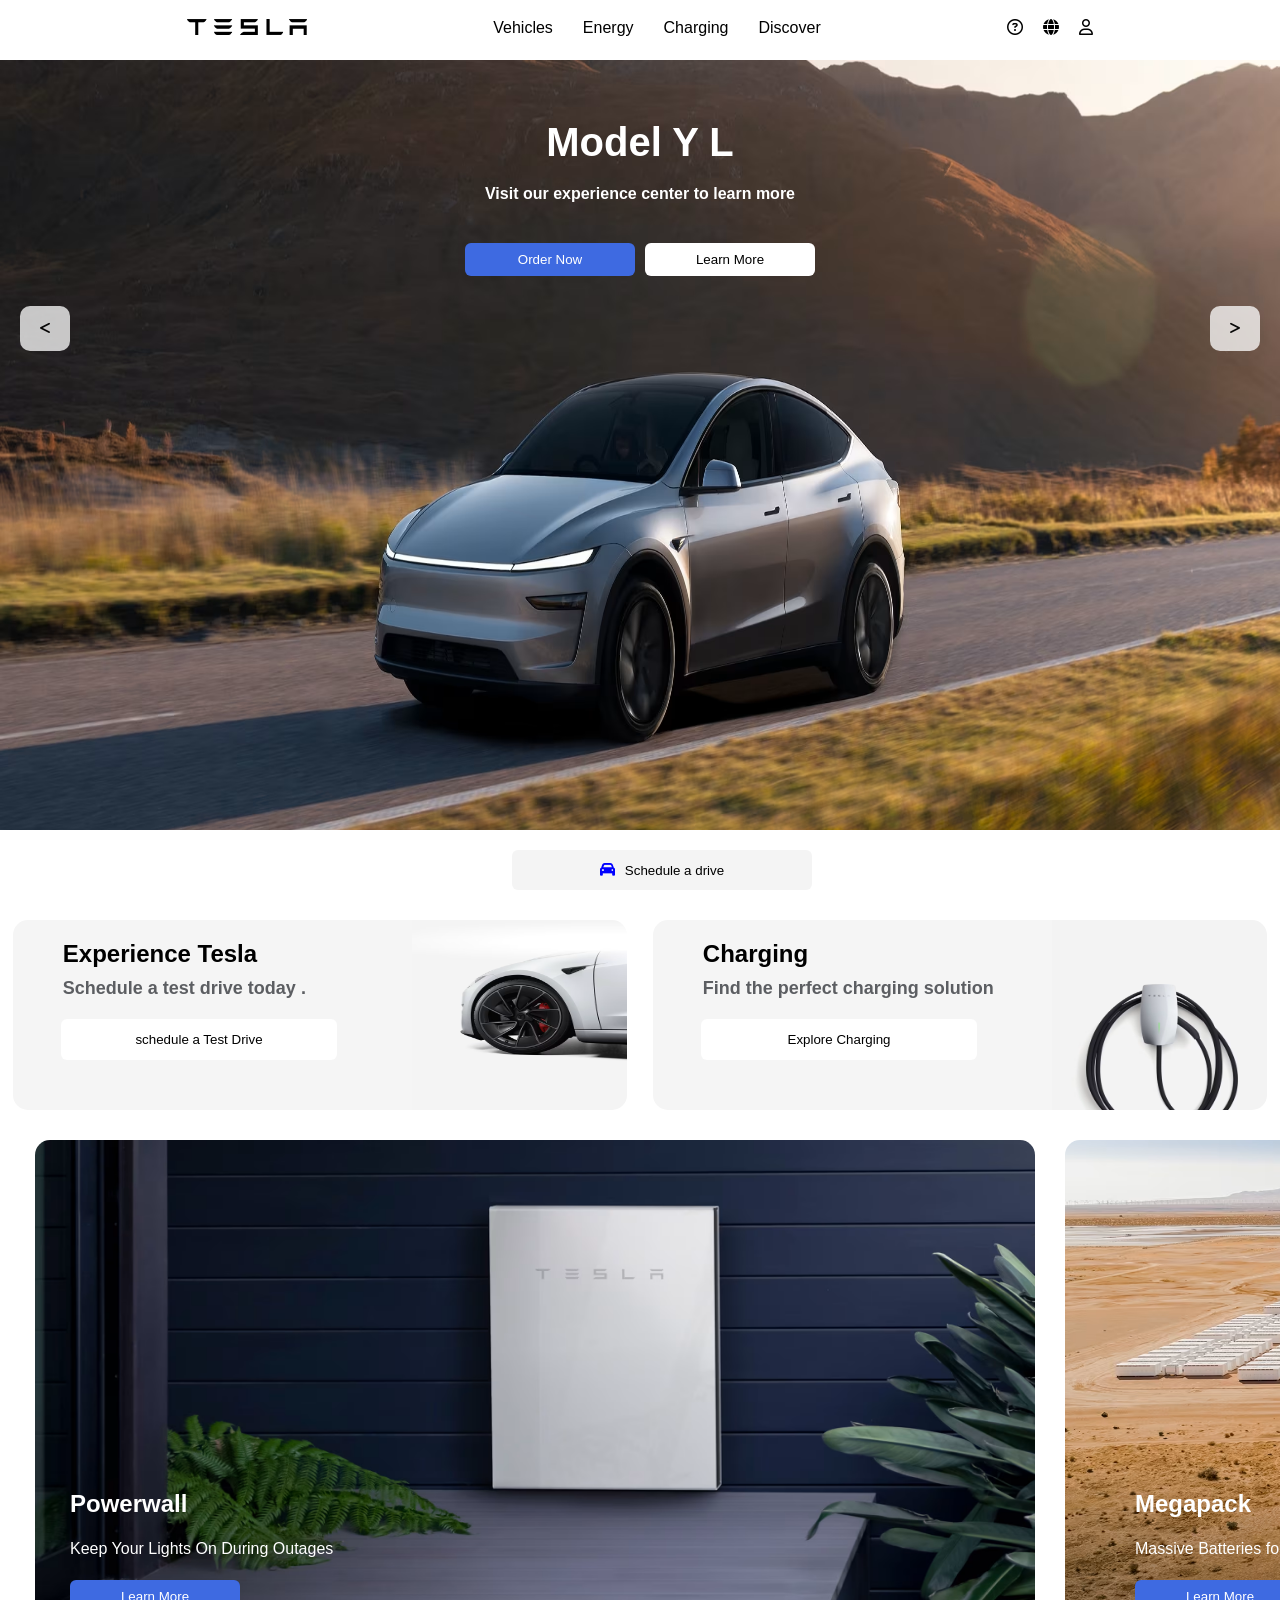
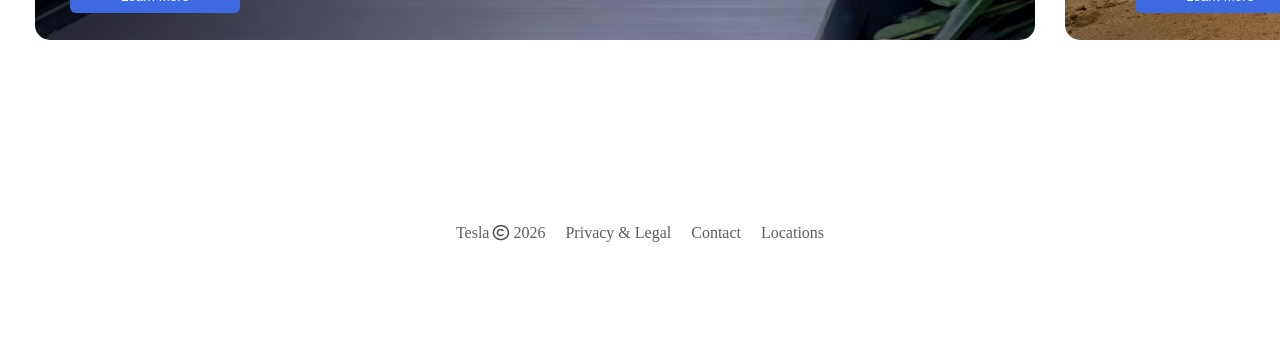
<file: index.html>
<!DOCTYPE html>
<html lang="en">
<head>
    <meta charset="UTF-8">
    <meta name="viewport" content="width=device-width, initial-scale=1.0">
    <title>tesla</title>
    <link rel="stylesheet" href="./index.css">
    <link rel="stylesheet" href="https://cdnjs.cloudflare.com/ajax/libs/font-awesome/6.6.0/css/all.min.css">
    <link rel="icon" type="image/png" href="./539-5390200_tesla-png-clipart-transparent-background-tesla-logo.png"/>
</head>
<body>
    <header>
     <nav class="navbar">
     <div class="logo"><img src="./Tesla-Logo-PNG-Pic.png"></div>

    <ul class="center-menu">
        <li class="dropdown">
            <a class="a" href="#">Vehicles</a>
            <div class="submenu">
            <div class="flex">
            <div class="flexbox">
            <div class="left">
                <img src="./Mega-Menu-Vehicles-Model-Y-2-v2.avif">
                <p>Model Y</p>
                <span class="content"><a href="#">Learn</a></span>
                <span class="content1"><a href="#">Order</a></span>
            <div class="v-line"></div>
            </div>
            <div class="right">
                <p><a href="#">Test Drive</a></p>
                <p><a href="#">We ,Robot</a></p>
                <p><a href="#">Vechile Safety Report</a></p>
                        
            </div>
            </div>
            </div>
            </div>
            </li>
        <li class="dropdown1">
            <a class="a" href="#">Energy</a>
            <div class="submenu1">
            <div class="flex1">
            <div class="flexbox1">
                <img src="./Mega-Menu-Energy-Powerwall-Global.avif">
                <p>Powerwall</p><br>
                <span class="move">Learn</span>
            </div>
            <div class="flexbox2">
                <img src="./Mega-Menu-Energy-Megapack.avif">
                <p>Megapack</p><br>
                <span class="move1">Learn</span>
            </div>
            <div class="v-line1"></div>
            <div class="dec1">
                <p>Utilities</p><br>
                <p>Commercial</p>
            </div>

            </div>
            </div>
            </li>
        <li class="dropdown2">
            <a class="a" href="#">Charging</a>
            <div class="submenu2">
            <div class="flex2">
            <div class="flexbox3">
                <img src="./Mega-Menu-Charging-Charging-Global.avif">
                <p class="move3">Learn</p>
                <p class="pp">Charging</p>
            </div>
            <div class="flexbox4">
                <img src="./Mega-Menu-Charging-Home-Charging.avif">
                <p class="move3">Learn</p>
                <p class="pp">Homecharging</p>
            </div>
            <div class="flexbox5">
                <img src="./Mega-Menu-Charging-Supercharging-APAC.avif">
                <p class="move3">Learn</p>
                <p class="pp"><a href="./charger.html">Supercharging</a></p>
            </div>
            <div class="v-line2"></div>
            <div class="content5">
                <p>Host a supercharger</p>
                <p>Host wall connectors</p>
            </div>
            </div>
            </div>
            </li>
        <li class="dropdown3">
            <a class="a" href="#">Discover</a>
            <div class="submenu3">
            <div class="flex3">
            <div class="flexbox6">
                <h4>Resources</h4>
                <p>Test drive</p>
                <p>Events</p>
                <p>Video Guides</p>
            </div>
            <div class="flexbox7">
                <h4>Location Services</h4>
                <p>Find Us</p>
            </div>
            <div class="flexbox8">
                <h4>Company</h4>
                <a href="./page4.html"><p>About</p></a><br>
                <p>Careers</p>
                <p>Investor Relations</p>
                </div>
                </div>
                </div>
            </li>
            <!-- <li><a href="#">Shop</a></li> -->
        </ul>
        

        <div class="icon">
            <a href="#"><i class="fa-regular fa-circle-question"></i></a>
            <a href="#"><i class="fa-solid fa-globe"></i></a>
            <a href="./page2.html"><i class="fa-regular fa-user"></i></a>
        </div>
         <input type="checkbox" id="menu-toggle">
        <label for="menu-toggle" class="menu-icon"> &#9776;
        </label>

        <div class="mobile-menu">

        <label for="menu-toggle" class="close-btn">&times;</label>

        <a href="#">Vehicles</a>
        <a href="./page3.html">Schedule a Test Drive</a>
        <a href="./charger.html">Charging</a>
        <a href="./page4.html">Discover</a>
        <a href="./page2.html">Sign Up</a>

        </div>
         <!-- complte -->
      
    </nav>
    </header>
    <main>
        <div class="picture">
            <img src="./Homepage-Promo-Model-Y-L-Desktop-AU-NZ.avif" >
            <h1 class="h1">Model Y L</h1>
            <p class="p">Visit our experience center to learn more</p>
            <div class="image2">
            <img src="./Homepage-Promo-Model-Y-Premium-Desktop-RHD-APAC.avif">
            <h1>Model Y </h1>
            <!-- <p>Visit our experience center to learn more</p> -->
            </div>
            <div class="btns">
            <button class="button">Order Now</button>
            <button>Learn More</button>
            </div>
            <div class="icons2">
            <button><i class="fa-solid fa-less-than" style="color: rgb(7, 6, 6);"></i></button>
            <button><i class="fa-solid fa-greater-than" style="color: rgb(8, 8, 8);"></i></button>
            </div>
            </div>
    </main>
    <!-- section-1 -->
    <section>
        <div class="box">
        <div class="box1">
            <h1>Experience Tesla</h1>
            <p>Schedule a test drive today .</p>
            <button>schedule a Test Drive</button>
        </div>
        <div class="box2">
            <h1>Charging</h1>
            <p>Find the perfect charging solution</p>
            <button>Explore Charging</button>
        </div>
        </div>
    </section>
    <!-- section-2 -->
    <section>
        <div class="box3">
        <div class="box4">
        <div class="box5">
            <img src="./Homepage-Card-Powerwall-2-Desktop.avif">
            <h1>Powerwall</h1>
            <p>Keep Your Lights On During Outages</p>
            <button>Learn More</button>
        </div>
        <div class="box6">
            <img src="./Homepage-Card-Megapack-Desktop-v2.avif">
            <h1>Megapack</h1>
            <p>Massive Batteries for Massive Energy Support</p>
            <button>Learn More</button>
        </div>
        </div>
        </div>
    </section>
    <!-- footer -->
    <div class="foot">
        <div>
        <ul>
            <li><a href="#">Tesla <i class="fa-regular fa-copyright" style="color: rgb(80, 78, 78);"></i> 2026</a></li>
            <li><a href="#">Privacy & Legal</a></li>
            <li><a href="#">Contact</a></li>
            <li><a href="#">Locations</a></li>
        </ul>
        </div>
    </div>
    <div class="foot1">
        <div class="foot2">
            <button><a href="./page3.html"><i class="fa-solid fa-car" style="color:blue;margin-right:10px;font-size:15px;"></i>Schedule  a drive</a></button>

    </div>
    </div>
    
</body>
</html>
</file>
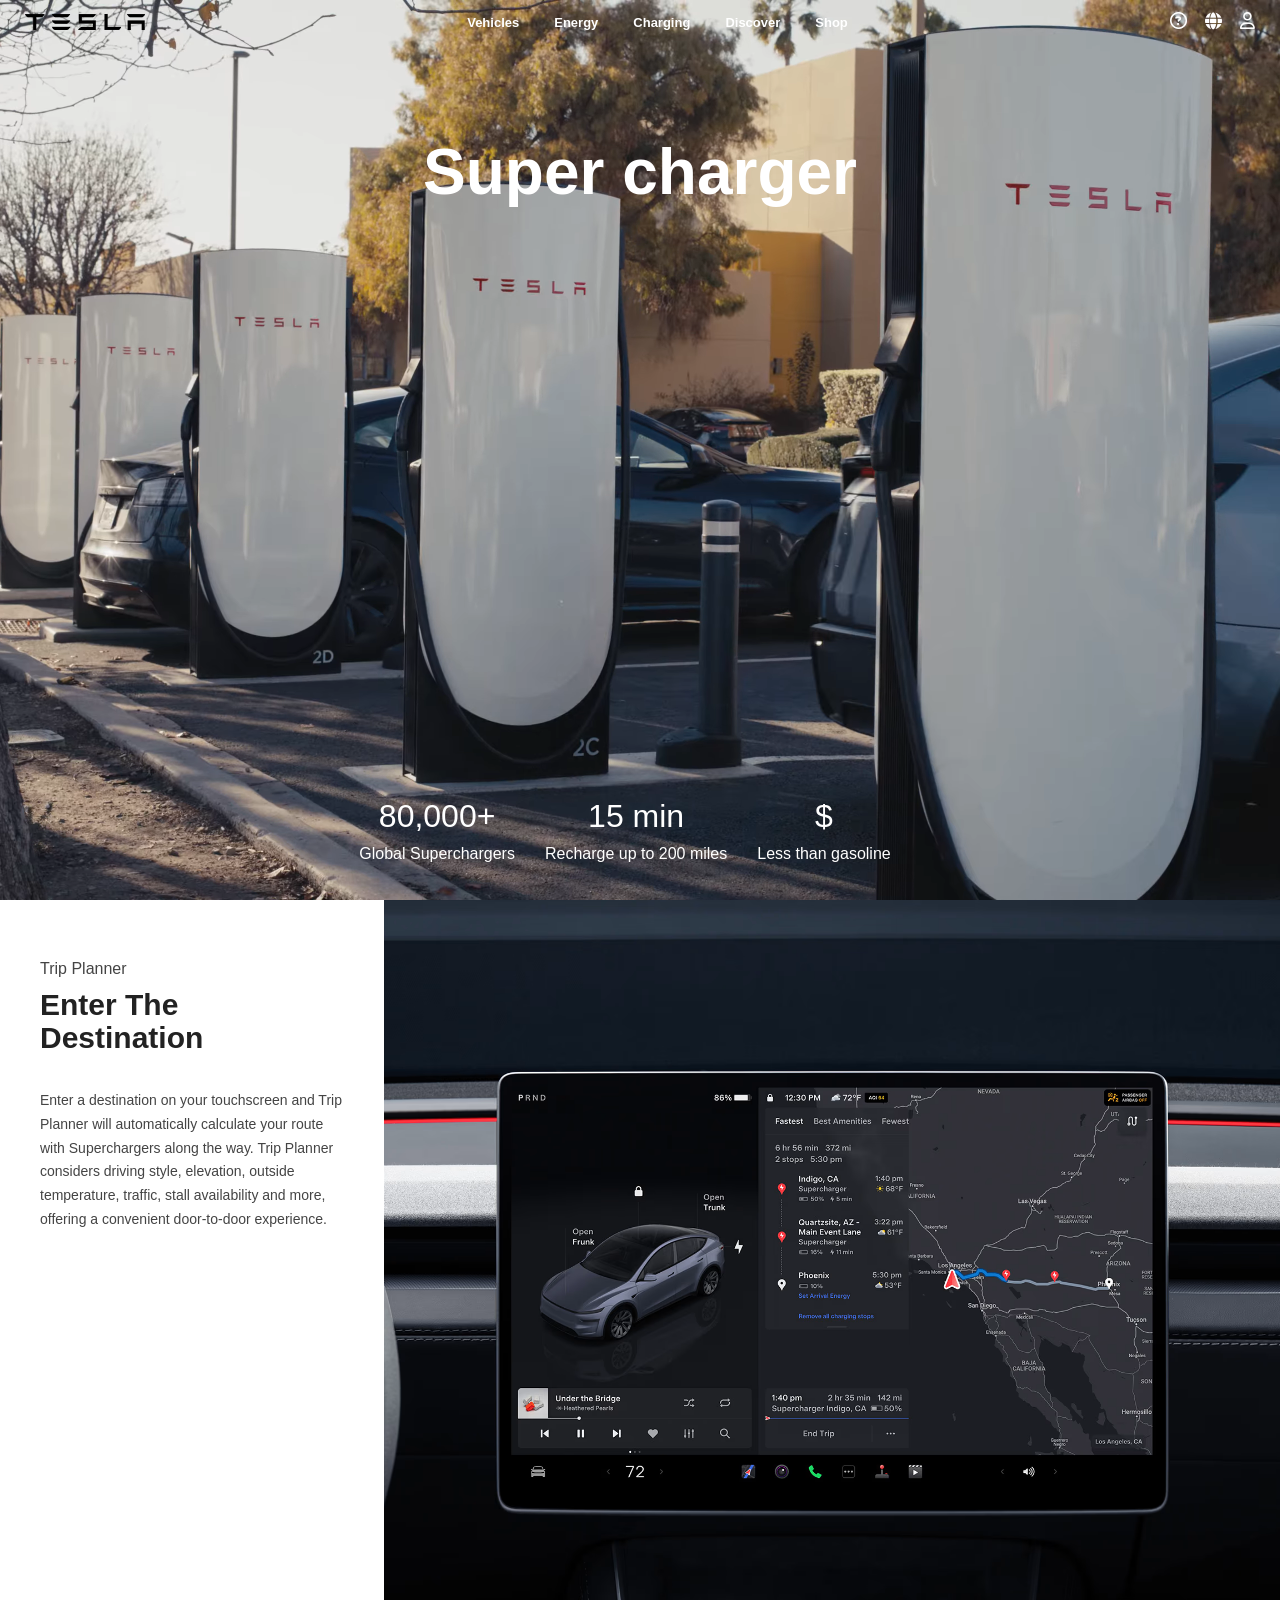
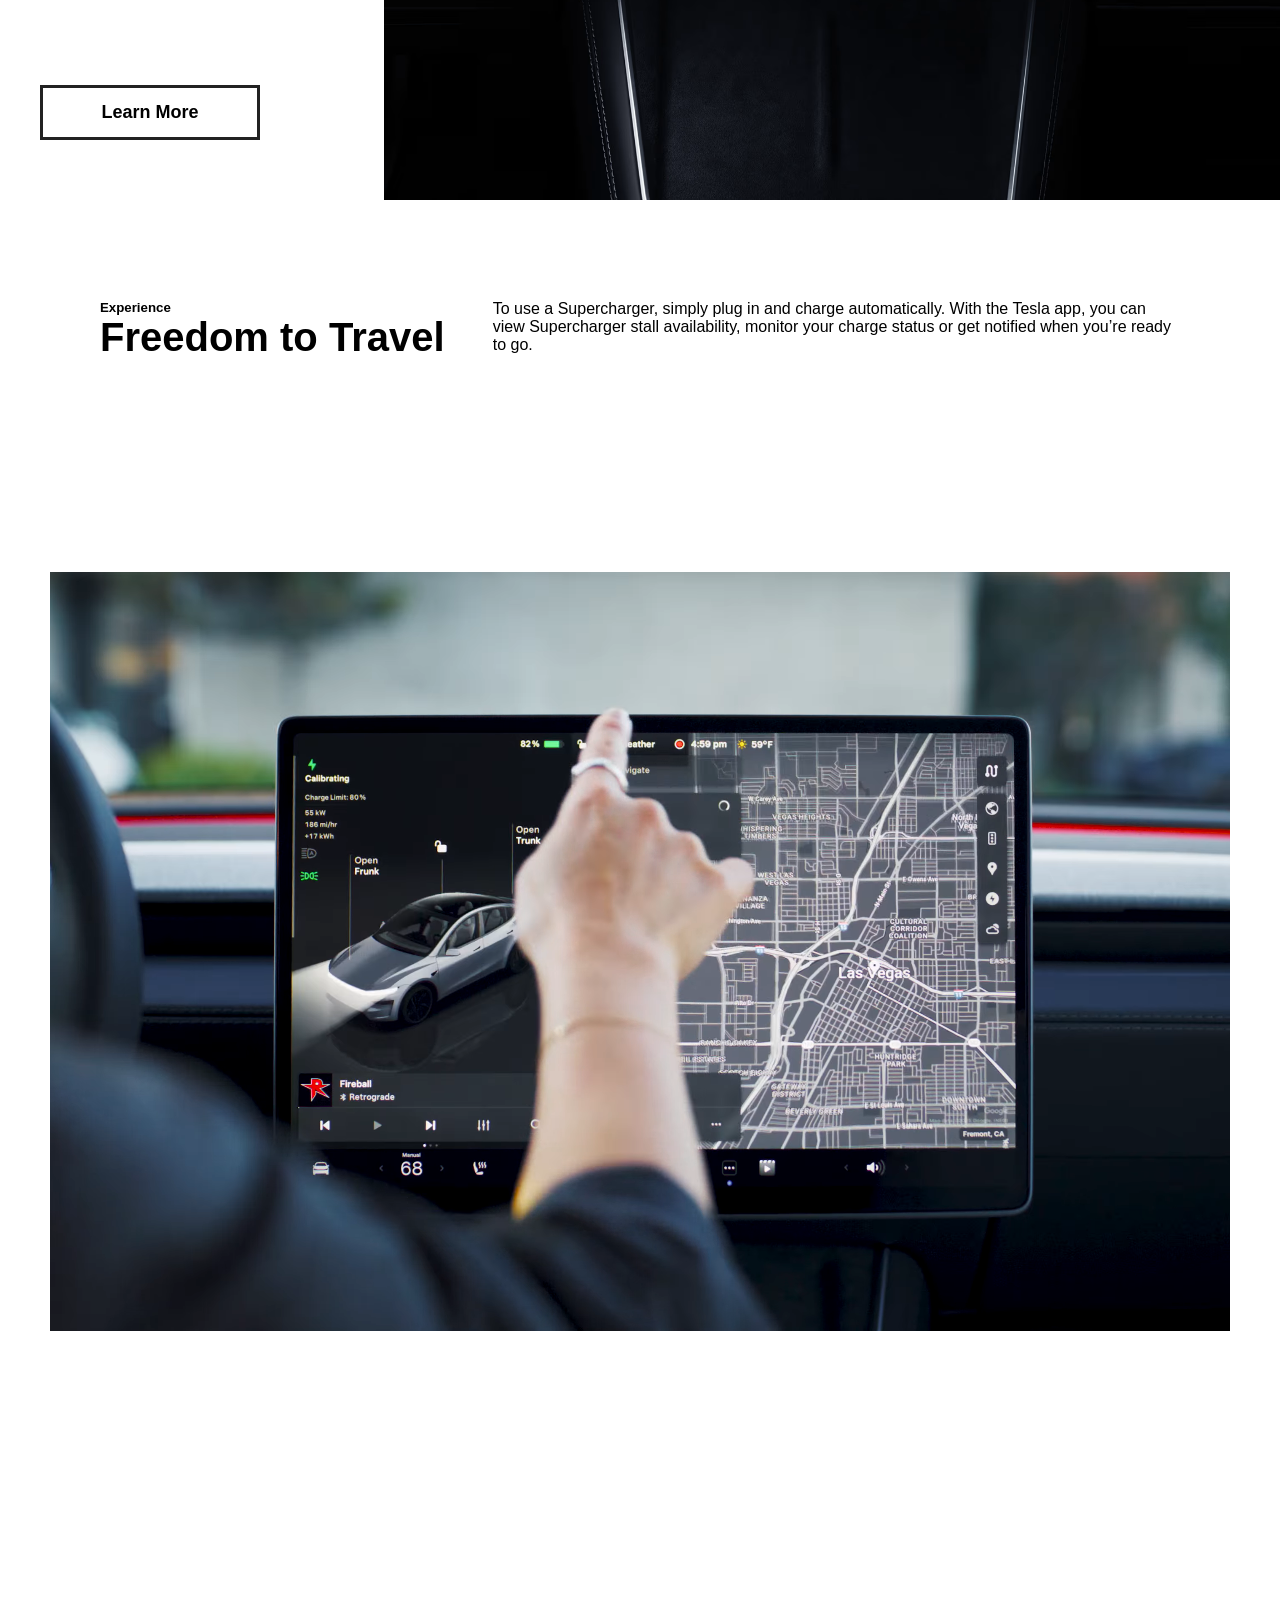
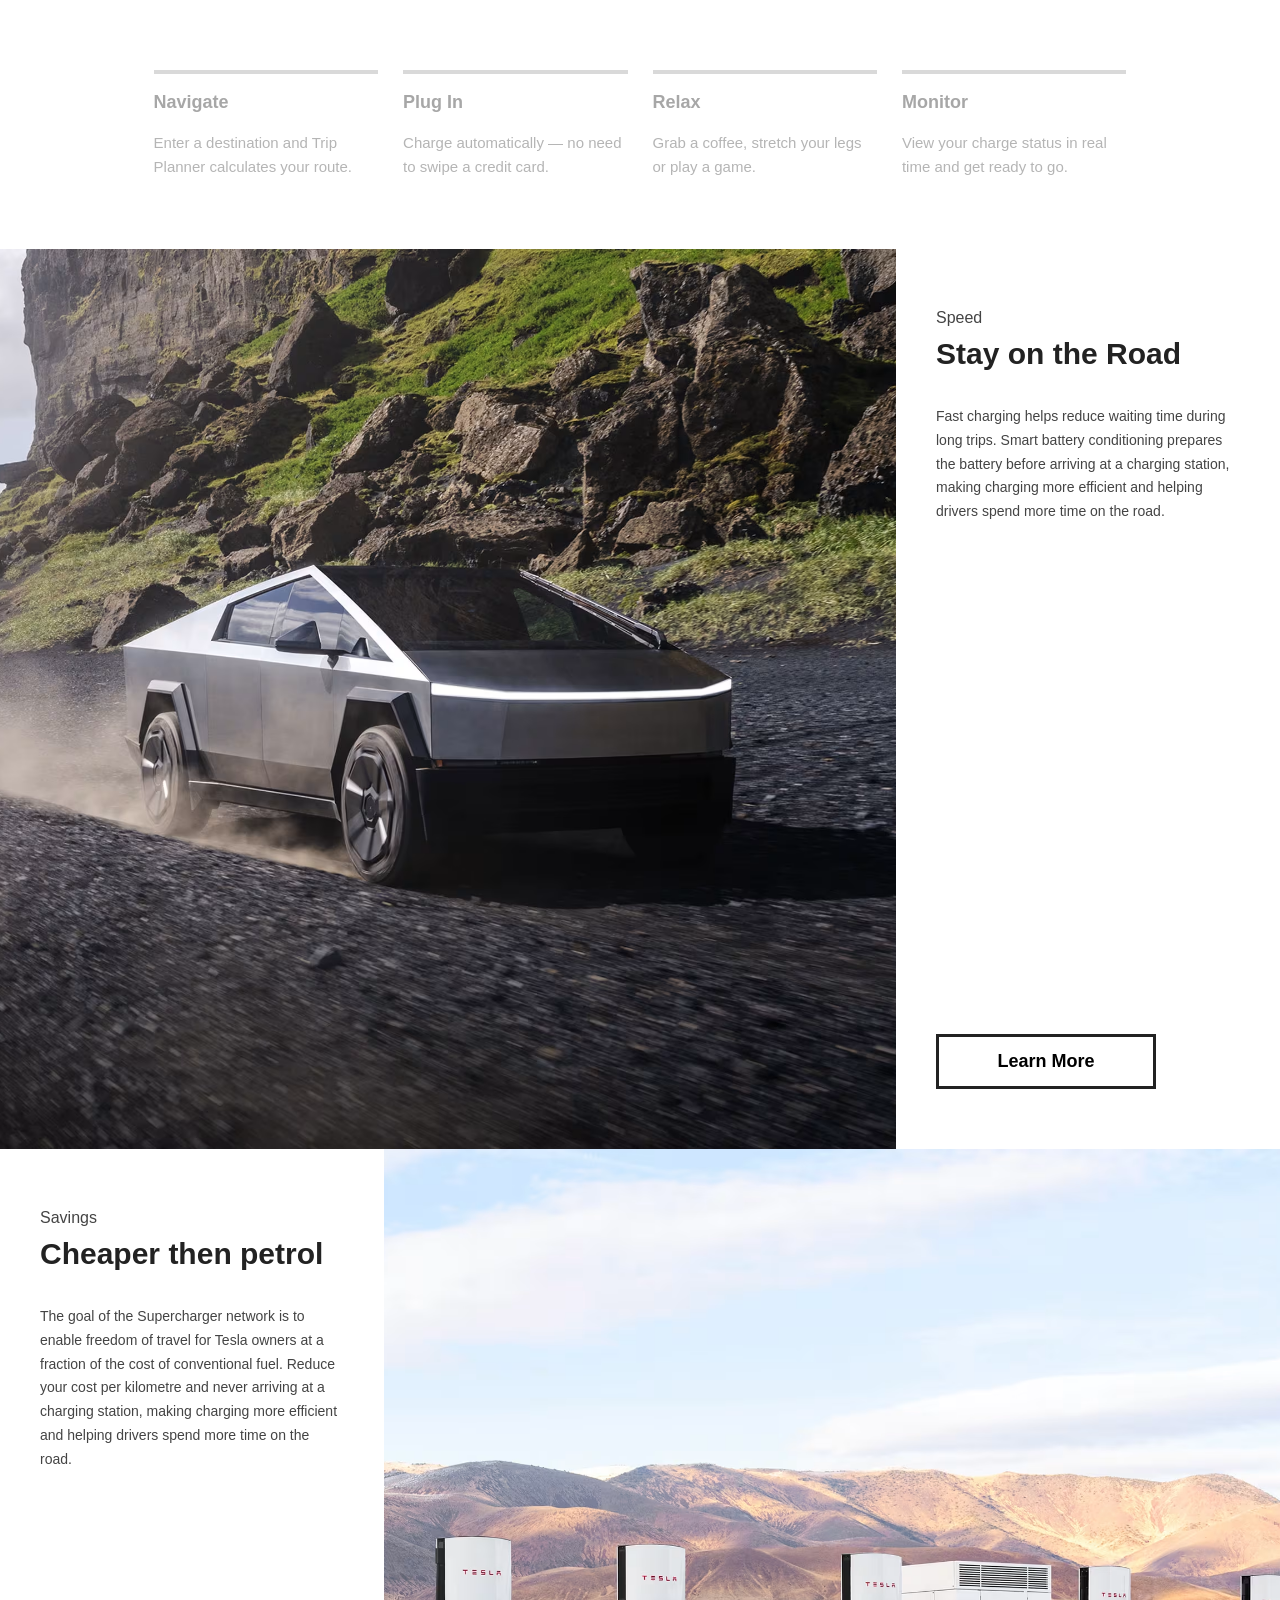
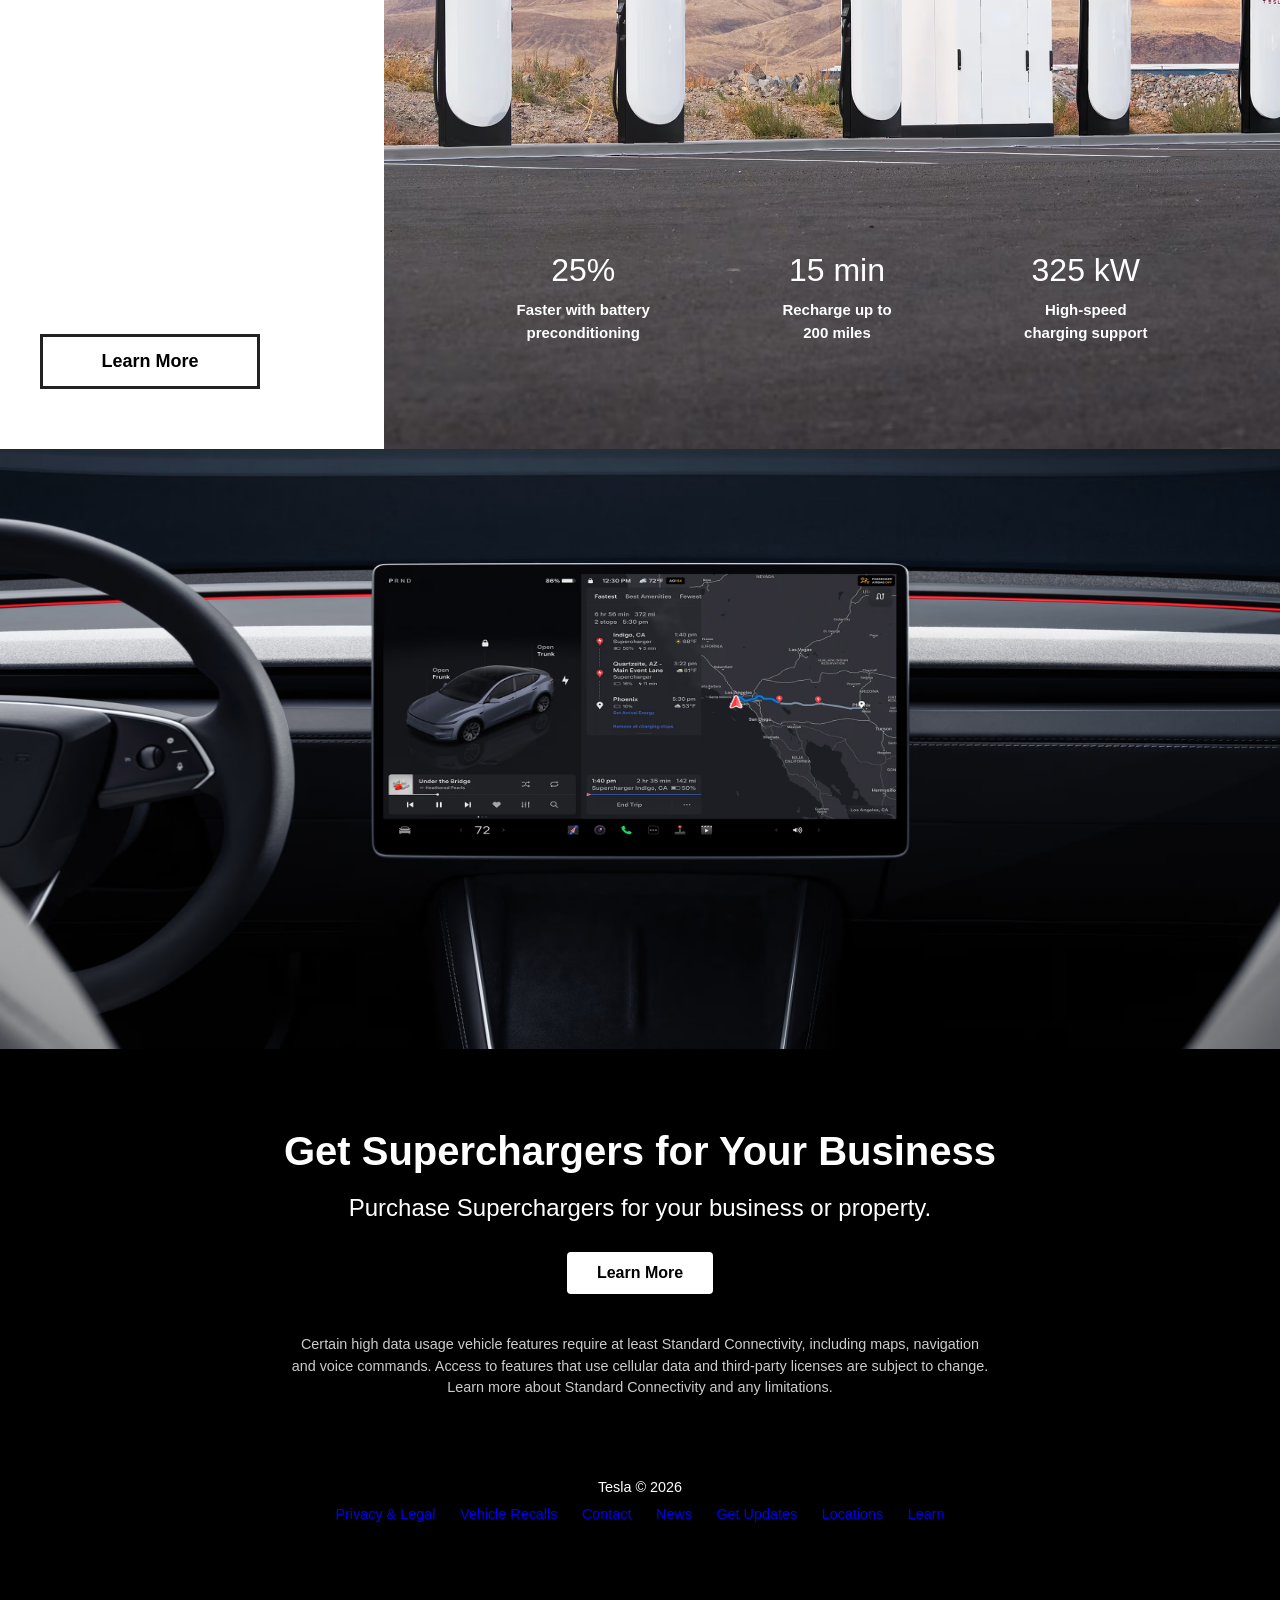
<file: charger.html>
<!DOCTYPE html>
<html lang="en">

<head>
    <meta charset="UTF-8">
    <meta name="viewport" content="width=device-width, initial-scale=1.0">
    <title>Charge</title>

    <!-- Font Awesome -->
    <link rel="stylesheet" href="https://cdnjs.cloudflare.com/ajax/libs/font-awesome/6.7.2/css/all.min.css">

    <!-- External CSS -->
    <link rel="stylesheet" href="./charger.css">
</head>

<body>

    <section class="hero-page">

        <!-- Background Video -->
        <video class="hero-video" autoplay muted loop playsinline>
            <source src="./page5.source/Supercharger-Hero-Desktop.webm" type="video/mp4">
            Your browser does not support the video tag.
        </video>




        <!-- Navbar -->
        <nav class="main-navbar">

            <div class="logo-box">
                <img src="./Tesla-Logo-PNG-Pic.png" alt="Tesla Logo">
            </div>

            <ul class="menu-center">
                <li><a href="#">Vehicles</a></li>
                <li><a href="#">Energy</a></li>
                <li><a href="#">Charging</a></li>
                <li><a href="#">Discover</a></li>
                <li><a href="#">Shop</a></li>
            </ul>

            <div class="menu-icons">
                <a href="#"><i class="fa-regular fa-circle-question"></i></a>
                <a href="#"><i class="fa-solid fa-globe"></i></a>
                <a href="#"><i class="fa-regular fa-user"></i></a>
            </div>

        </nav>

        <!-- Hero Content -->
        <div class="hero-content">
            <h1>Super charger</h1>

        </div>
        <!-- Bottom Stats -->

        <div class="video-stats">

            <div class="stat-box">
                <h2>80,000+</h2>
                <p>Global Superchargers</p>
            </div>

            <div class="stat-box">
                <h2>15 min</h2>
                <p>Recharge up to 200 miles</p>
            </div>

            <div class="stat-box">
                <h2>$</h2>
                <p>Less than gasoline</p>
            </div>

        </div>
    </section>

    <!-- section 2 -->
    <section class="road-zone">
        <div class="info-panel">

            <div class="text-content">

                <span class="mini-title">
                    Trip Planner
                </span>

                <h1>
                    Enter The Destination
                </h1>

                <p>
                    Enter a destination on your touchscreen and Trip Planner will automatically 
                    calculate your route with Superchargers along the way. Trip Planner considers
                    driving style, elevation, outside temperature, traffic, stall availability
                    and more, offering a convenient door-to-door experience.
                </p>

            </div>

            <button class="learn-btn">
                Learn More
            </button>

        </div>
        <div class="drive-panel">

            <img src="./page5.source/Supercharger-Trip-Desktop.avif" alt="Electric Vehicle">

            <div class="drive-stats">

                <!-- <div class="speed-card">
                    <h2>25%</h2>
                    <p>Faster with battery<br>preconditioning</p>
                </div>

                <div class="speed-card">
                    <h2>15 min</h2>
                    <p>Recharge up to<br>200 miles</p>
                </div>

                <div class="speed-card">
                    <h2>325 kW</h2>
                    <p>High-speed<br>charging support</p>
                </div> -->

            </div>

        </div>



    </section>
    <!-- section3 -->
    <div class="s3">
        <div class="h">
            <h5>Experience</h5>
            <h1>Freedom to Travel</h1>
        </div>
        <div class="p">
            <p >To use a Supercharger, simply plug in and charge automatically. With the Tesla app, you can view
                Supercharger stall availability, monitor your charge status or get notified when you’re ready to go.</p>
        </div>
    </div>
    <!-- section4 -->
    <div class="s4">

        <video class="vid" autoplay muted loop playsinline>
            <source src="./page5.source/Supercharger-Experience-Carousel-Slide-1-Navigate-Desktop.webm" type="video/mp4">
            Your browser does not support the video tag.
        </video>


    </div>

    <!-- section5 -->

    <!-- Charging Steps -->

    <section class="charge-flow">

        <div class="charge-card">
            <div class="charge-line"></div>
            <h3>Navigate</h3>
            <p >
                Enter a destination and Trip
                Planner calculates your
                route.
            </p>
        </div>

        <div class="charge-card">
            <div class="charge-line"></div>
            <h3>Plug In</h3>
            <p>
                Charge automatically —
                no need to swipe a credit
                card.
            </p>
        </div>

        <div class="charge-card">
            <div class="charge-line"></div>
            <h3>Relax</h3>
            <p>
                Grab a coffee, stretch your
                legs or play a game.
            </p>
        </div>

        <div class="charge-card">
            <div class="charge-line"></div>
            <h3>Monitor</h3>
            <p>
                View your charge status in
                real time and get ready to
                go.
            </p>
        </div>

    </section>



    <!-- section6 -->
    <section class="road-zone">



        <div class="drive-panel">

            <img src="./page5.source/Supercharger-Stay-on-the-road-Desktop-NA.avif" alt="Electric Vehicle">

            <div class="drive-stats">

                <!-- <div class="speed-card">
                    <h2>25%</h2>
                    <p>Faster with battery<br>preconditioning</p>
                </div>

                <div class="speed-card">
                    <h2>15 min</h2>
                    <p>Recharge up to<br>200 miles</p>
                </div>

                <div class="speed-card">
                    <h2>325 kW</h2>
                    <p>High-speed<br>charging support</p>
                </div> -->

            </div>

        </div>

        <div class="info-panel">

            <div class="text-content">

                <span class="mini-title">
                    Speed
                </span>

                <h1>
                    Stay on the Road
                </h1>

                <p>

                    Fast charging helps reduce waiting time during long trips.
                    Smart battery conditioning prepares the battery before
                    arriving at a charging station, making charging more
                    efficient and helping drivers spend more time on the road.
                </p>

            </div>

            <button class="learn-btn">
                Learn More
            </button>

        </div>

    </section>

    <!-- section last 2div -->

    <section class="road-zone">
        <div class="info-panel">

            <div class="text-content">

                <span class="mini-title">
                    Savings
                </span>

                <h1>
                    Cheaper then petrol
                </h1>

                <p>
                    The goal of the Supercharger network is to enable freedom
                    of travel for Tesla owners at a fraction of the cost of 
                    conventional fuel. Reduce your cost per kilometre and never
                    arriving at a charging station, making charging more
                    efficient and helping drivers spend more time on the road.
                </p>

            </div>

            <button class="learn-btn">
                Learn More
            </button>

        </div>
        <div class="drive-panel">

            <img src="./page5.source/Supercharger-Savings-Desktop (1).avif" alt="Electric Vehicle">

            <div class="drive-stats">

                <div class="speed-card">
                    <h2>25%</h2>
                    <p>Faster with battery<br>preconditioning</p>
                </div>

                <div class="speed-card">
                    <h2>15 min</h2>
                    <p>Recharge up to<br>200 miles</p>
                </div>

                <div class="speed-card">
                    <h2>325 kW</h2>
                    <p>High-speed<br>charging support</p>
                </div>

            </div>

        </div>
    </section>
    <!-- section last photo -->
    <div class="lastph">
        <img src="./page5.source/Supercharger-Trip-Desktop.avif" height="100%" width="100%">
    </div>


   <div class="container">
    <h1>Get Superchargers for Your Business</h1>
    <h2>Purchase Superchargers for your business or property.</h2>
    <a href="#" class="btn">Learn More</a>
    <p class="note">
      Certain high data usage vehicle features require at least Standard Connectivity, 
      including maps, navigation and voice commands. Access to features that use cellular 
      data and third-party licenses are subject to change. Learn more about Standard 
      Connectivity and any limitations.
    </p>
  

  <footer>
    <p>Tesla © 2026</p>
    <ul>
      <li><a href="#">Privacy & Legal</a></li>
      <li><a href="#">Vehicle Recalls</a></li>
      <li><a href="#">Contact</a></li>
      <li><a href="#">News</a></li>
      <li><a href="#">Get Updates</a></li>
      <li><a href="#">Locations</a></li>
      <li><a href="#">Learn</a></li>
    </ul>
  </footer>
  </div>
</body>

</html>
</file>
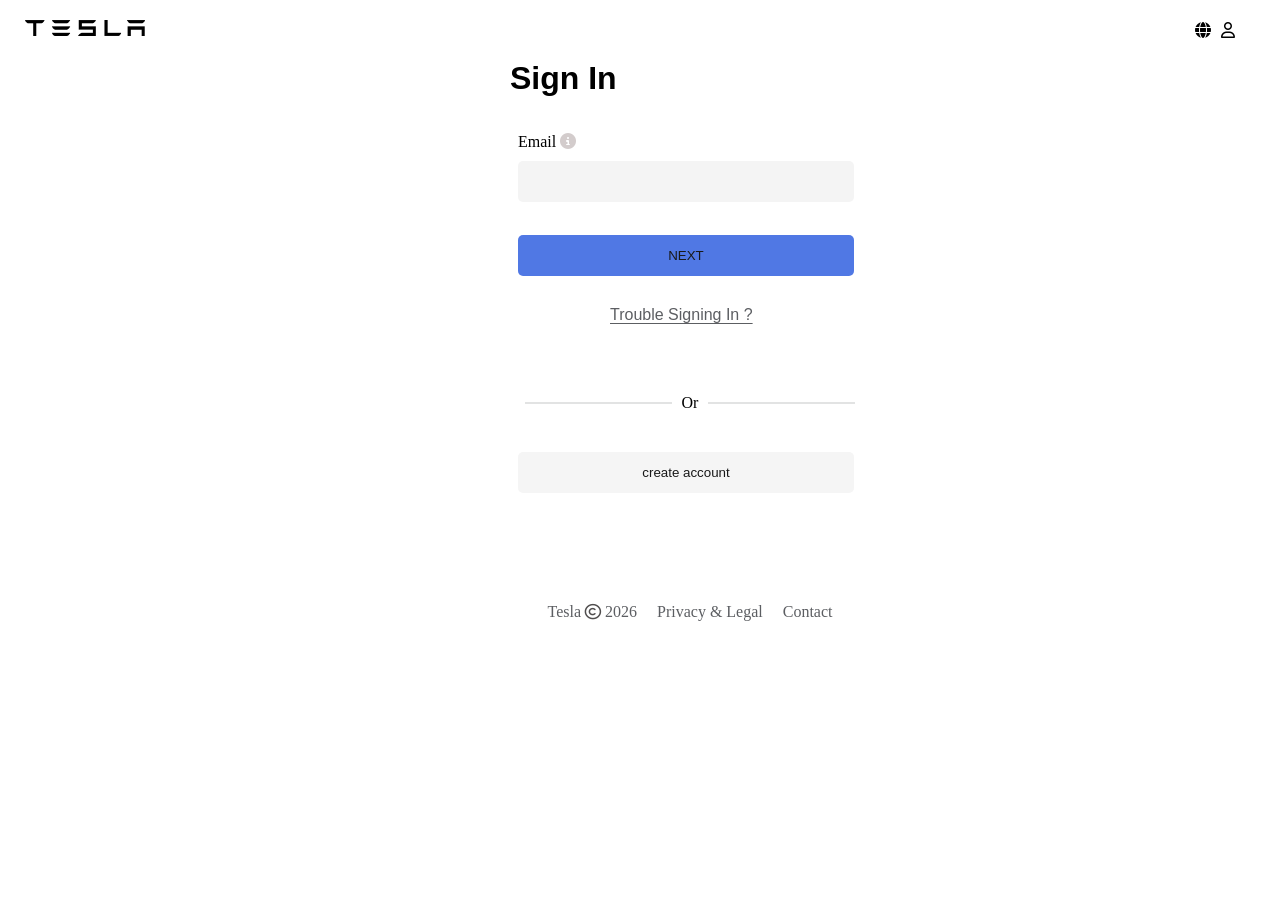
<file: page2.html>
<!DOCTYPE html>
<html lang="en">
<head>
    <meta charset="UTF-8">
    <meta name="viewport" content="width=device-width, initial-scale=1.0">
    <title>Tesla Auth - Sign In</title>
    <link rel="stylesheet" href="./page2.css">
    <link rel="stylesheet" href="https://cdnjs.cloudflare.com/ajax/libs/font-awesome/6.6.0/css/all.min.css">
    <link rel="icon" type="image/png" href="./539-5390200_tesla-png-clipart-transparent-background-tesla-logo.png"/>

</head>
<body>
    <navbar>
    <div class="nav">
        <div class="content">
            <img src="./Tesla-Logo-PNG-Pic.png">
        </div>
        <div class="content2">
            <i class="fa-solid fa-globe"></i>
            <i class="fa-regular fa-user"></i>
        </div>
        </div>
    </navbar>
    <main>
        <div class="box">
            <h1>Sign In</h1><br><br>
            <label class="p" for="fname">Email <i class="fa-solid fa-circle-info" style="color:rgb(211, 204, 204)"></i></label><br>
            <input type="text" id="fname" name="fname"><br><br>
            <button>NEXT</button>
            <p>Trouble Signing In ?</p>
            <div class="flex">
            <div class="flex2">
            <div class="line1"></div>
            <span>Or</span>
            <div class="line2"></div>
            </div>
            </div>
            <a href="#"><button class="button1">create account</button></a>
            <div class="foot">
        <div>
        <ul>
            <li><a href="#">Tesla <i class="fa-regular fa-copyright" style="color: rgb(80, 78, 78);"></i> 2026</a></li>
            <li><a href="#">Privacy & Legal</a></li>
            <li><a href="#">Contact</a></li>
            
        </ul>
        </div>
    </div>
        </div>
    </main>
    
</body>
</html>
</file>
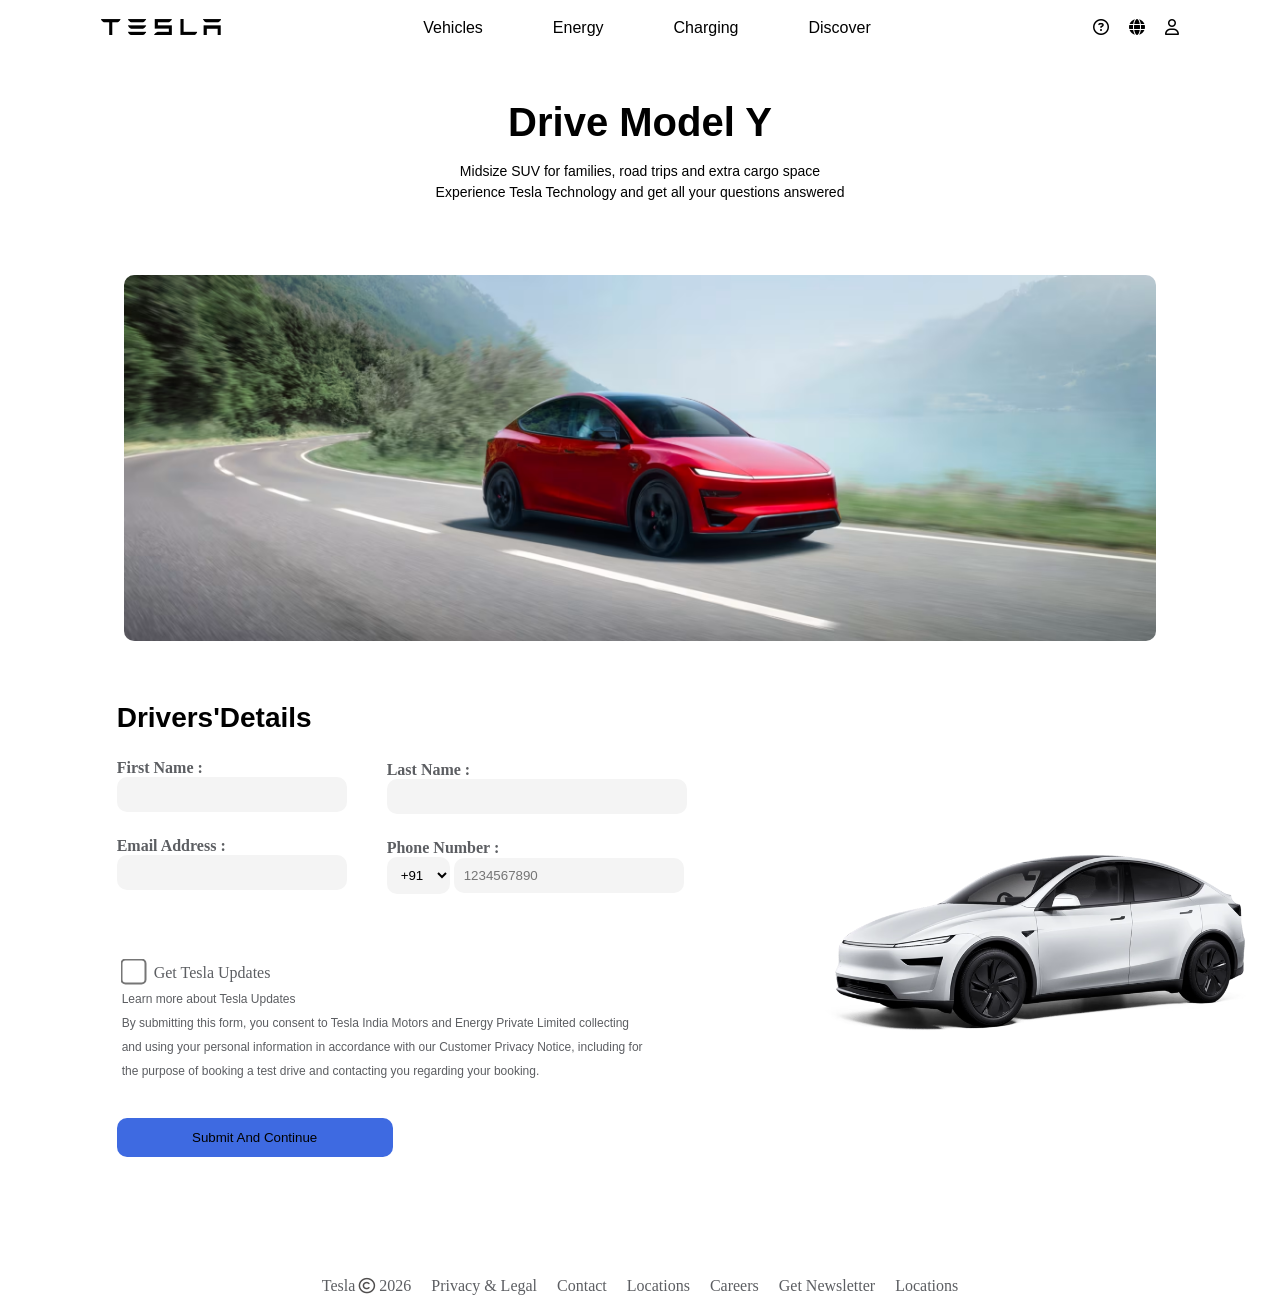
<file: page3.html>
<!DOCTYPE html>
<html lang="en">
<head>
    <meta charset="UTF-8">
    <meta name="viewport" content="width=device-width, initial-scale=1.0">
    <title>Schedule a Drive-EV Test Drive</title>
    <link rel="stylesheet" href="./page3.css">
    <link rel="stylesheet" href="https://cdnjs.cloudflare.com/ajax/libs/font-awesome/6.6.0/css/all.min.css">
    <link rel="icon" type="image/png" href="./539-5390200_tesla-png-clipart-transparent-background-tesla-logo.png"/>
</head>
<body>
    <header>
     <nav class="navbar">
     <div class="logo"><img src="./Tesla-Logo-PNG-Pic.png"></div>

    <ul class="center-menu">
        <li class="dropdown">
            <a class="a" href="#">Vehicles</a>
            <div class="submenu">
            <div class="flex">
            <div class="flexbox">
            <div class="left">
                <img src="./Mega-Menu-Vehicles-Model-Y-2-v2.avif">
                <p>Model Y</p>
                <span class="content"><a href="#">Learn</a></span>
                <span class="content1"><a href="#">Order</a></span>
            <div class="v-line"></div>
            </div>
            <div class="right">
                <p><a href="#">Test Drive</a></p>
                <p><a href="#">We ,Robot</a></p>
                <p><a href="#">Vechile Safety Report</a></p>
                        
            </div>
            </div>
            </div>
            </div>
            </li>
        <li class="dropdown1">
            <a class="a" href="#">Energy</a>
            <div class="submenu1">
            <div class="flex1">
            <div class="flexbox1">
                <img src="./Mega-Menu-Energy-Powerwall-Global.avif">
                <p>Powerwall</p><br>
                <span class="move">Learn</span>
            </div>
            <div class="flexbox2">
                <img src="./Mega-Menu-Energy-Megapack.avif">
                <p>Megapack</p><br>
                <span class="move1">Learn</span>
            </div>
            <div class="v-line1"></div>
            <div class="dec1">
                <p>Utilities</p><br>
                <p>Commercial</p>
            </div>

            </div>
            </div>
            </li>
        <li class="dropdown2">
            <a class="a" href="#">Charging</a>
            <div class="submenu2">
            <div class="flex2">
            <div class="flexbox3">
                <img src="./Mega-Menu-Charging-Charging-Global.avif">
                <p class="move3">Learn</p>
            </div>
            <div class="flexbox4">
                <img src="./Mega-Menu-Charging-Home-Charging.avif">
                <p class="move3">Learn</p>
            </div>
            <div class="flexbox5">
                <img src="./Mega-Menu-Charging-Supercharging-APAC.avif">
                <p class="move3">Learn</p>
            </div>
            <div class="v-line2"></div>
            <div class="content5">
                <p>Host a supercharger</p>
                <p>Host wall connectors</p>
            </div>
            </div>
            </div>
            </li>
        <li class="dropdown3">
            <a class="a" href="#">Discover</a>
            <div class="submenu3">
            <div class="flex3">
            <div class="flexbox6">
                <h4>Resources</h4>
                <p>Test drive</p>
                <p>Events</p>
                <p>Video Guides</p>
            </div>
            <div class="flexbox7">
                <h4>Location Services</h4>
                <p>Find Us</p>
            </div>
            <div class="flexbox8">
                <h4>Company</h4>
                <p>About</p>
                <p>Careers</p>
                <p>Investor Relations</p>
                </div>
                </div>
                </div>
            </li>
    
        </ul>

        <div class="icon">
            <a href="#"><i class="fa-regular fa-circle-question"></i></a>
            <a href="#"><i class="fa-solid fa-globe"></i></a>
            <a href="./page2.html"><i class="fa-regular fa-user"></i></a>
        </div>
    </nav>
    </header>
    <main>
        <div class="content6">
            <h1>Drive Model Y</h1><br>
            <p>Midsize SUV for families, road trips and extra cargo space</p>
            <p>Experience Tesla Technology and get all your questions answered</p>
        </div>
        <div class="image">
        <img src="./page3.source/Selector-Model-Y-RHD-Desktop-No-Vehicle-Selector-2.avif">
        </div>
    </main>
    <section>
        <div class="flex5">
        <div class="overall-box">
            <div class="inner">
                <div class="left-1">
                    <h1 class="h1">Drivers'Details</h1>
                    <label class="p" for="fname">First Name :</label><br>
                    <input class="i" type="text" id="fname" name="fname"><br>
                    <label class="p" for="fname">Email Address :</label><br>
                    <input class="i" type="email" id="fname" name="fname">

                </div>
                <div class="right-1">
                    <label class="p" for="fname">Last Name :</label><br>
                    <input class="v" type="text" id="fname" name="fname"><br>
                    <label class="p" for="fname">Phone Number :</label><br>
                    <div class="phone">
                    <select>
                        <option value="+91">+91</option>
                        <option value="+1">+1</option>
                        <option value="+44">+44</option>
                        <option value="+88">+88</option>
                        <option value="+61">+61</option>
                    </select>
                    <input class="i" type="tel" id="fname" name="fname" placeholder="1234567890" maxlength="10">
                    </div>
                </div>
            </div>
            <div class="center">
             <input class="size" type="checkbox" id="vehicle1" name="vehicle1" value="Bike">
             <label class="move5" for="vehicle1"> Get Tesla Updates</label><br>
             </div>
             <div class="letters">
            <p>Learn more about Tesla Updates</p>
            <p>By submitting this form, you consent to Tesla India Motors and Energy Private Limited collecting</p>
            <p>and using your personal information in accordance with our Customer Privacy Notice, including for</p>
            <p>the purpose of booking a test drive and contacting you regarding your booking.</p>
            </div>
            <button class="button8">Submit And Continue</button>
        </div>
        <div class="final">
        <img src="./page3.source/Form-Model-Y-RHD-NV36-Desktop-Modify-Appointment.avif" alt="">
        </div>
        </div>
        <div class="foot">
        <div>
        <ul>
            <li><a href="#">Tesla <i class="fa-regular fa-copyright" style="color: rgb(80, 78, 78);"></i> 2026</a></li>
            <li><a href="#">Privacy & Legal</a></li>
            <li><a href="#">Contact</a></li>
            <li><a href="#">Locations</a></li>
            <li><a href="#">Careers</a></li>
            <li><a href="#"> Get Newsletter</a></li>
            <li><a href="#">Locations</a></li>
        </ul>
        </div>
    </div>
    </section>
    





</body>
</html>
</file>
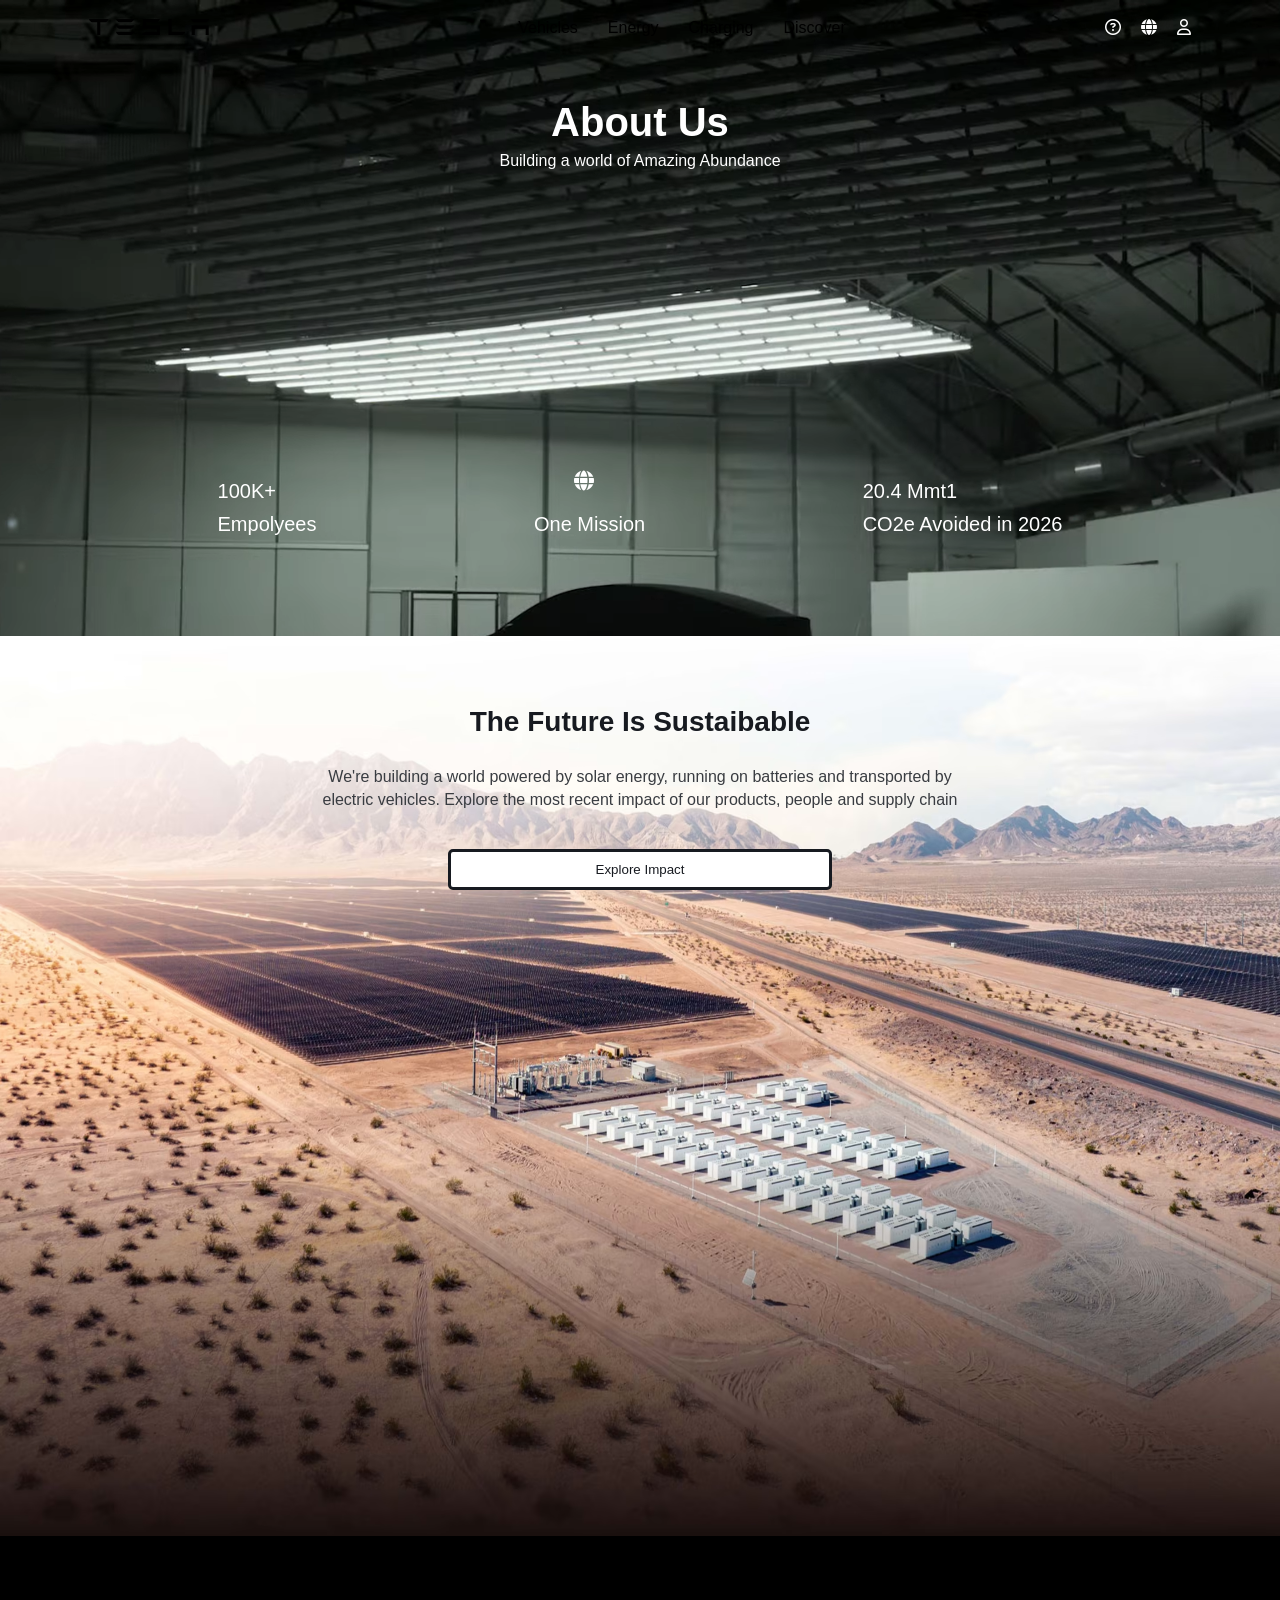
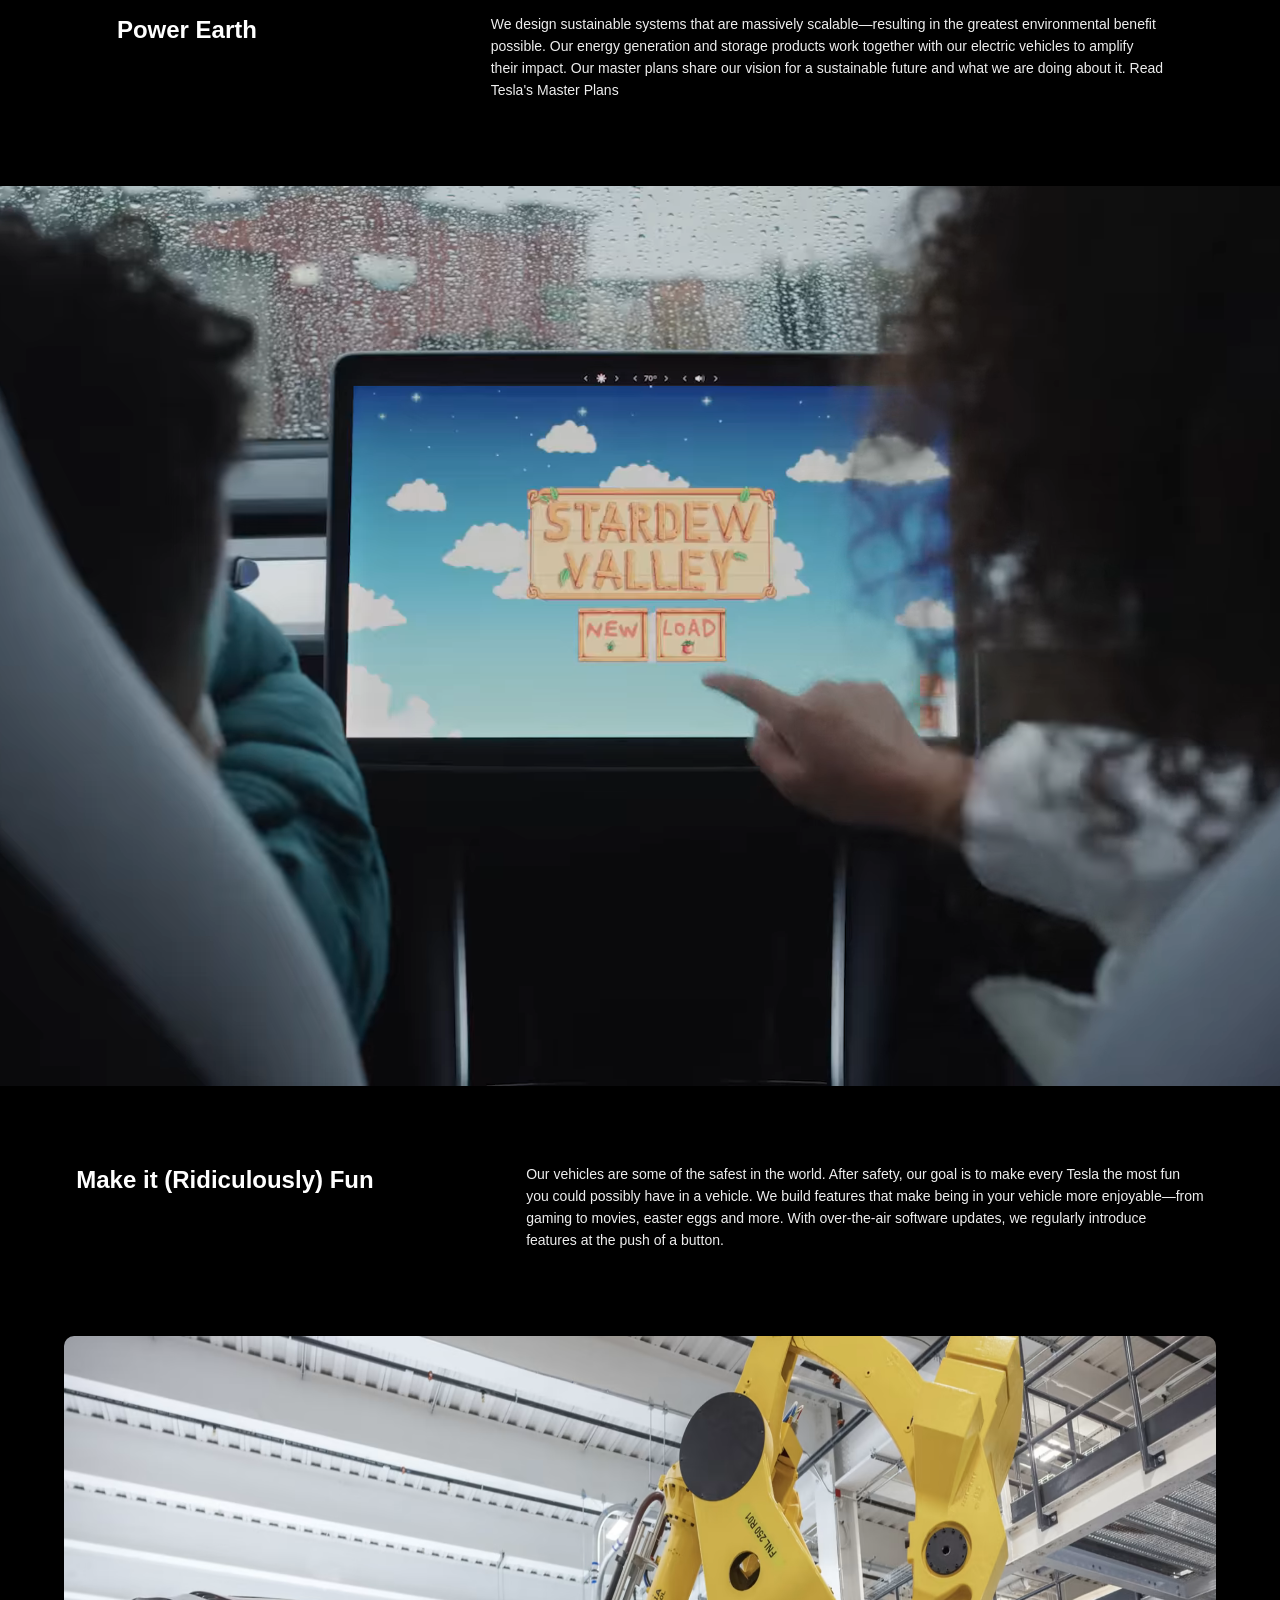
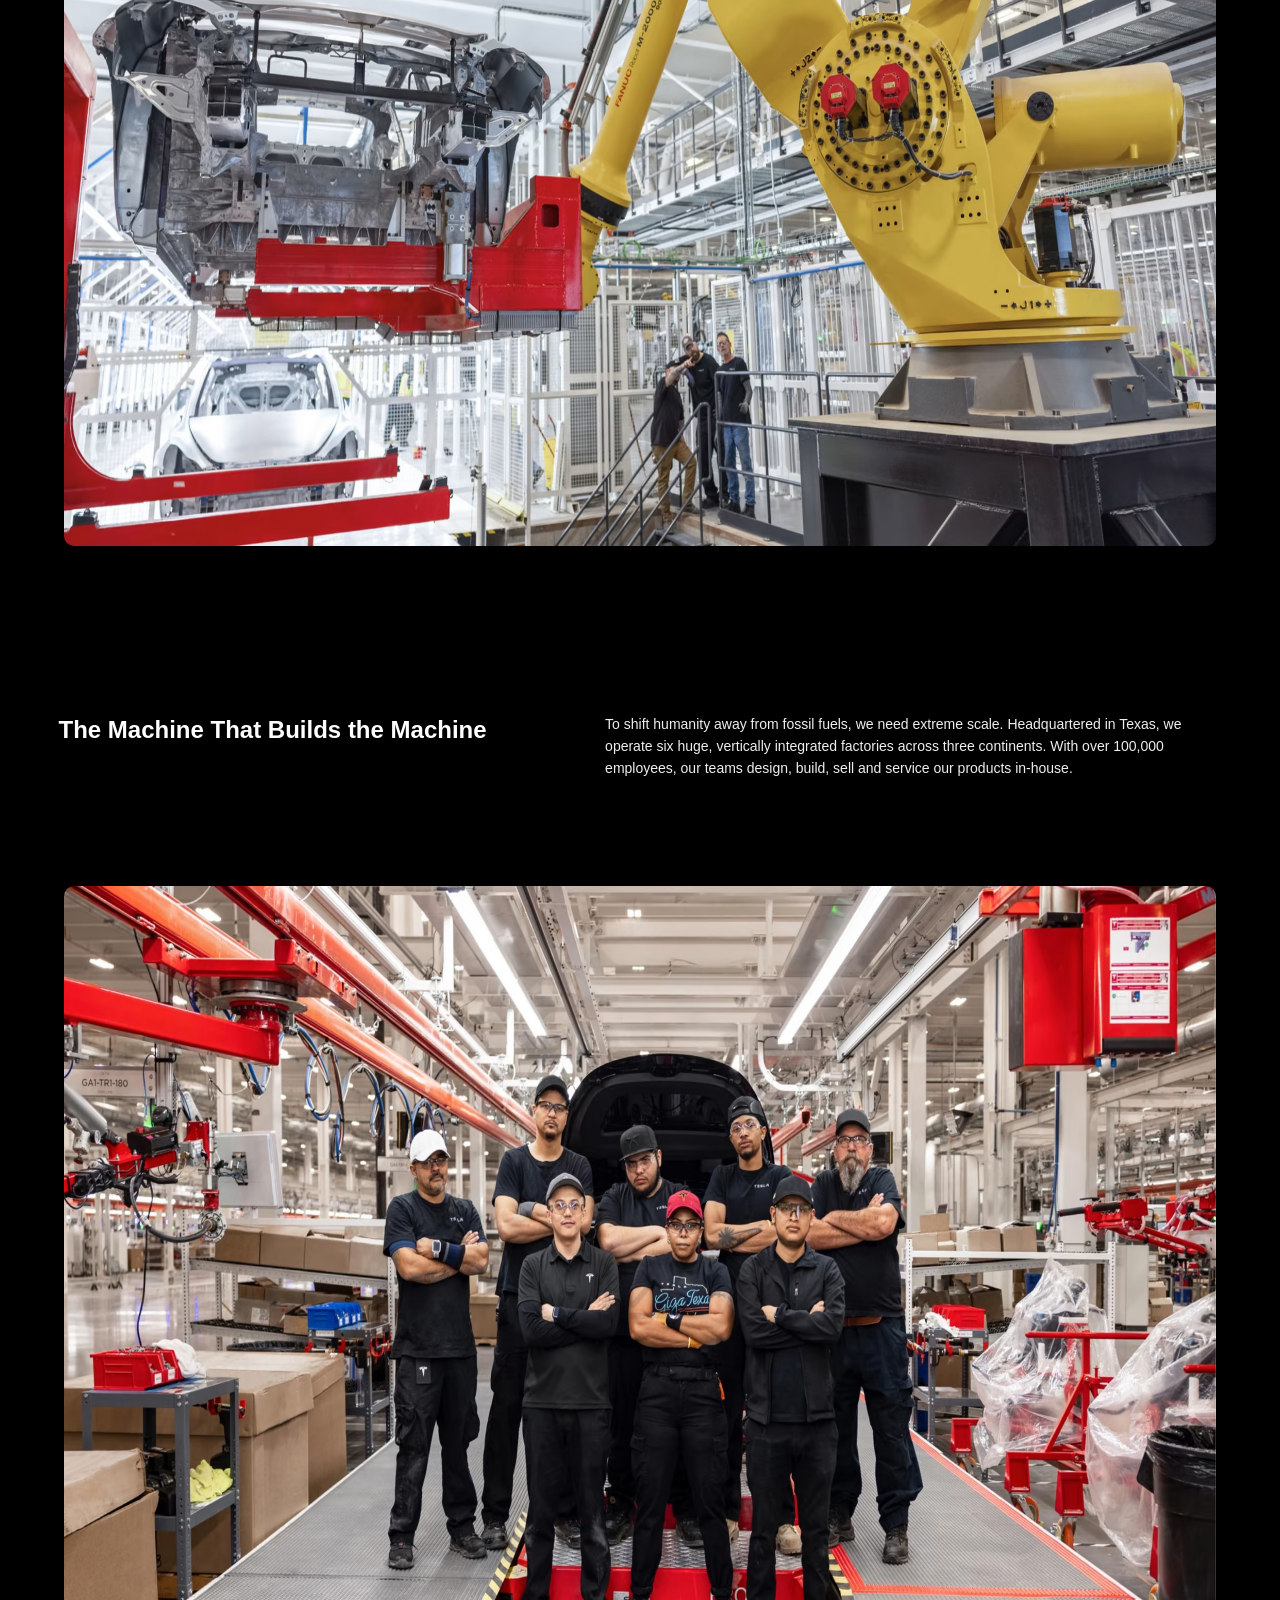
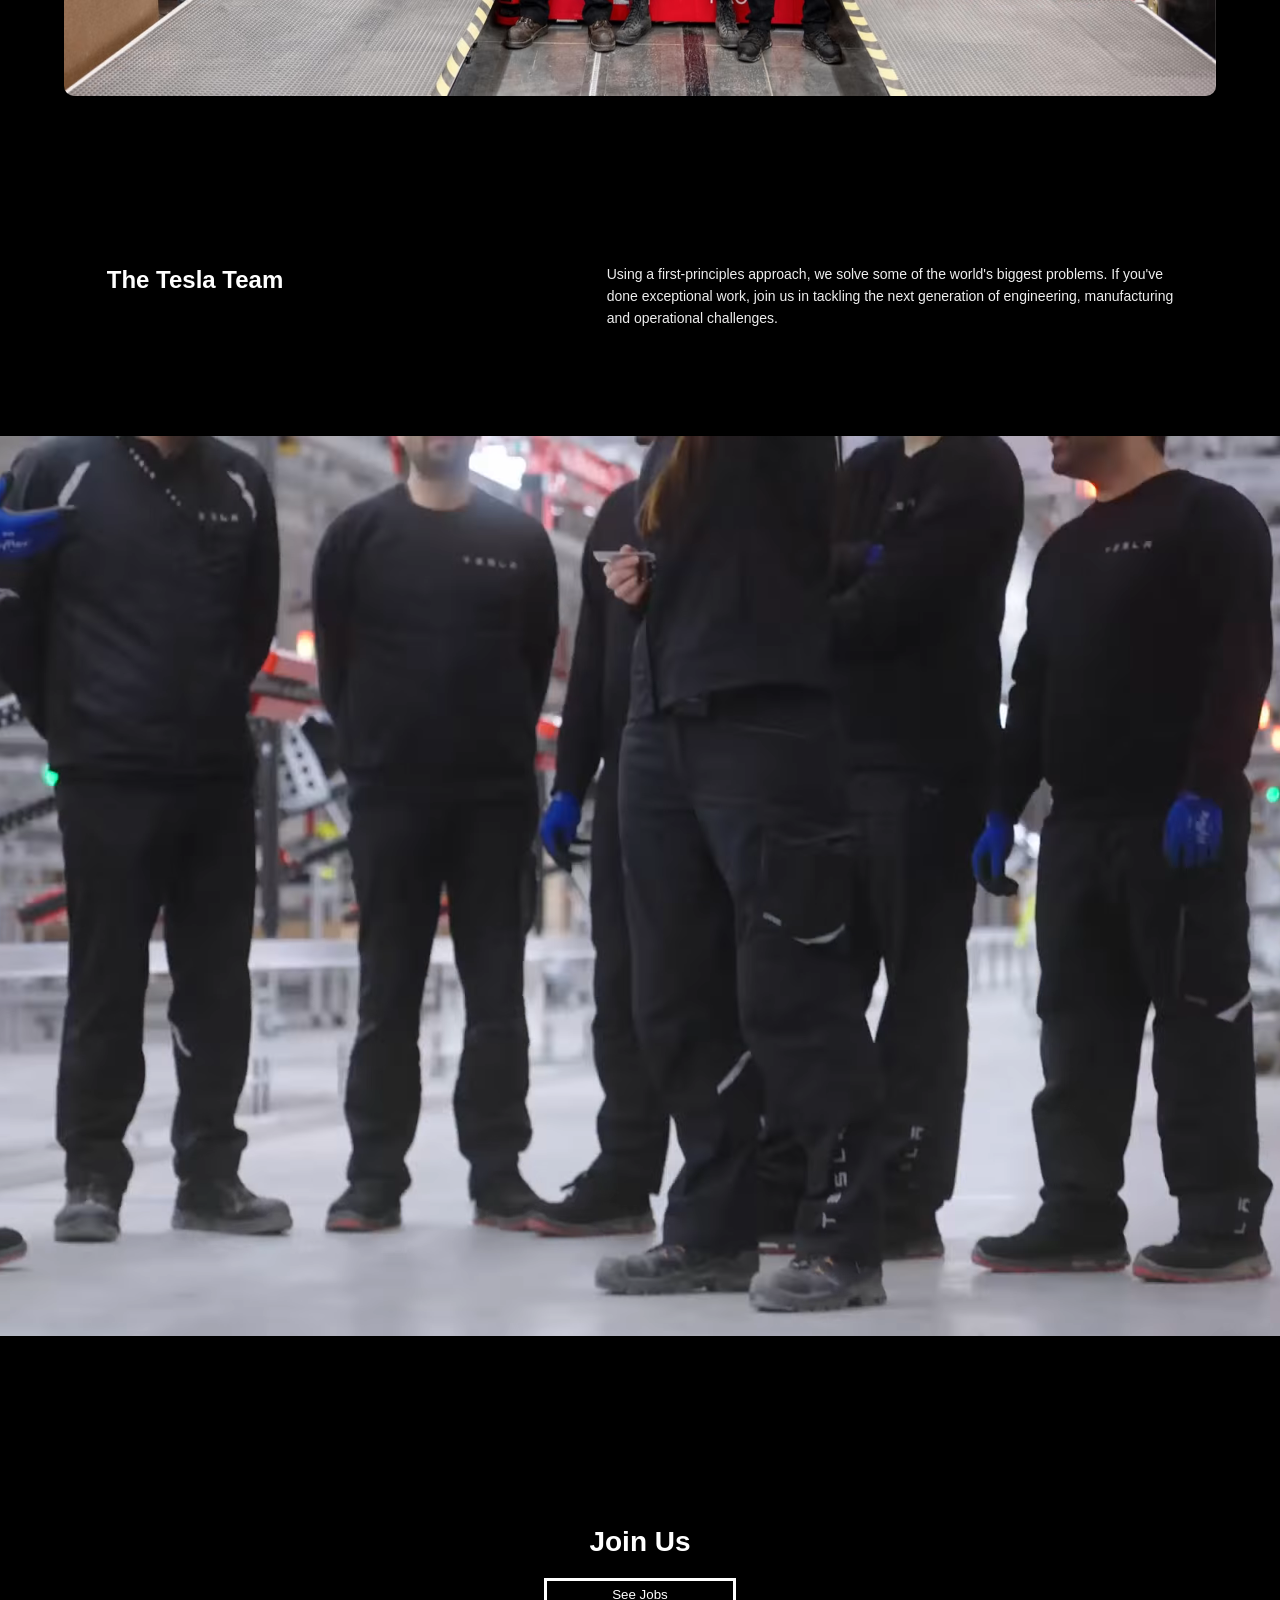
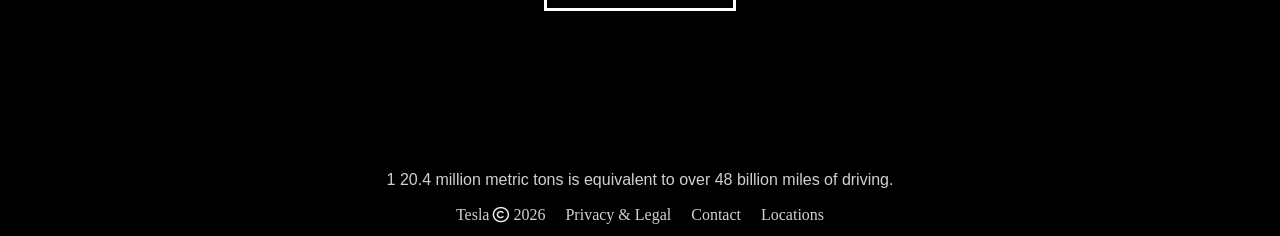
<file: page4.html>
<!DOCTYPE html>
<html lang="en">
<head>
    <meta charset="UTF-8">
    <meta name="viewport" content="width=device-width, initial-scale=1.0">
    <title>tesla</title>
    <link rel="stylesheet" href="./page4.css">
    <link rel="stylesheet" href="https://cdnjs.cloudflare.com/ajax/libs/font-awesome/6.6.0/css/all.min.css">
    <link rel="icon" type="image/png" href="./539-5390200_tesla-png-clipart-transparent-background-tesla-logo.png"/>
</head>
<body>
   <header>
     <nav class="navbar">
     <div class="logo"><img src="./Tesla-Logo-PNG-Pic.png"></div>

    <ul class="center-menu">
        <li class="dropdown">
            <a class="a" href="#">Vehicles</a>
            <div class="submenu">
            <div class="flex">
            <div class="flexbox">
            <div class="left">
                <img src="./Mega-Menu-Vehicles-Model-Y-2-v2.avif">
                <p>Model Y</p>
                <span class="content"><a href="#">Learn</a></span>
                <span class="content1"><a href="#">Order</a></span>
            <div class="v-line"></div>
            </div>
            <div class="right">
                <p><a href="#">Test Drive</a></p>
                <p><a href="#">We ,Robot</a></p>
                <p><a href="#">Vechile Safety Report</a></p>
                        
            </div>
            </div>
            </div>
            </div>
            </li>
        <li class="dropdown1">
            <a class="a" href="#">Energy</a>
            <div class="submenu1">
            <div class="flex1">
            <div class="flexbox1">
                <img src="./Mega-Menu-Energy-Powerwall-Global.avif">
                <p>Powerwall</p><br>
                <span class="move">Learn</span>
            </div>
            <div class="flexbox2">
                <img src="./Mega-Menu-Energy-Megapack.avif">
                <p>Megapack</p><br>
                <span class="move1">Learn</span>
            </div>
            <div class="v-line1"></div>
            <div>
                <p>Utilities</p><br>
                <p>Commercial</p>
            </div>

            </div>
            </div>
            </li>
        <li class="dropdown2">
            <a class="a" href="#">Charging</a>
            <div class="submenu2">
            <div class="flex2">
            <div class="flexbox3">
                <img src="./Mega-Menu-Charging-Charging-Global.avif">
                <p class="move3">Learn</p>
            </div>
            <div class="flexbox4">
                <img src="./Mega-Menu-Charging-Home-Charging.avif">
                <p class="move3">Learn</p>
            </div>
            <div class="flexbox5">
                <img src="./Mega-Menu-Charging-Supercharging-APAC.avif">
                <p class="move3">Learn</p>
            </div>
            <div class="v-line2"></div>
            <div class="content5">
                <p>Host a supercharger</p>
                <p>Host wall connectors</p>
            </div>
            </div>
            </div>
            </li>
        <li class="dropdown3">
            <a class="a" href="#">Discover</a>
            <div class="submenu3">
            <div class="flex3">
            <div class="flexbox6">
                <h4>Resources</h4>
                <p>Test drive</p>
                <p>Events</p>
                <p>Video Guides</p>
            </div>
            <div class="flexbox7">
                <h4>Location Services</h4>
                <p>Find Us</p>
            </div>
            <div class="flexbox19">
                <h4>Company</h4>
                <p>About</p>
                <p>Careers</p>
                <p>Investor Relations</p>
                </div>
                </div>
                </div>
            </li>
    
        </ul>

        <div class="icon">
            <a href="#"><i class="fa-regular fa-circle-question"></i></a>
            <a href="#"><i class="fa-solid fa-globe"></i></a>
            <a href="./page2.html"><i class="fa-regular fa-user"></i></a>
        </div>
    </nav>
    </header>
    <main>

        <div class="video">
            <video autoplay muted loop playsinline>
            <source src="./page4.source/About-Us-Hero-Desktop-Global (1).webm" type="video/webm">
            Your browser does not support the video tag.
            </video>
        </div>
        <div class="text">
        <h1>About Us</h1>
        <p>Building a world of Amazing Abundance</p>
        </div>
        <div class="down">
            <div class="con1">
            <p>100K+</p>
            <p>Empolyees</p>
            </div>
            <div class="con2">
            <span><i class="fa-solid fa-globe" style="color: rgb(255, 255, 255);"></i></span>
            <p>One Mission</p>
            </div>
            <div class="con3">
            <p>20.4 Mmt1</p>
            <p>CO2e Avoided in 2026</p>
            </div>
        </div>
    </main>
    <section>
        <div class="img3">
            <img src="./page4.source/About-Us-Power-Hero-Desktop-Global.avif" alt="">
            <div class="text2">
            <h2>The Future Is Sustaibable</h2>
            <p class="p1">We're building a world powered by solar energy, running on batteries and transported by</p> 
            <p class="p2">electric vehicles. Explore the most recent impact of our products, people and supply chain</p>
            <button class="but">Explore Impact</button>
            </div>
        </div>
    </section>
    <section>
        <div class="flex8">
            <div class="flexbox8">
                <div class="leftcontent">
                    <h1>Power Earth</h1>
                </div>
                <div class="rightcontent">
                    <p>We design sustainable systems that are massively scalable—resulting in the greatest environmental benefit </p>
                    <p>possible. Our energy generation and storage products work together with our electric vehicles to amplify </p>
                    <p>their impact. Our master plans share our vision for a sustainable future and what we are doing about it. Read </p>
                    <p>Tesla's Master Plans</p>
                </div>
            </div>
        </div>
    </section>
    <section>
        <div class="video2">
            <video autoplay muted loop playsinline>
            <source src="./page4.source/About-Us-Fun-Desktop-Global.webm" type="video/webm">
            Your browser does not support the video tag.
            </video>
        </div>
    </section>
     <section>
        <div class="flex9">
            <div class="flexbox9">
                <div class="leftcontent1">
                    <h1>Make it (Ridiculously) Fun</h1>
                </div>
                <div class="rightcontent1">
                    <p>Our vehicles are some of the safest in the world. After safety, our goal is to make every Tesla the most fun</p>
                    <p>you could possibly have in a vehicle. We build features that make being in your vehicle more enjoyable—from</p>
                    <p>gaming to movies, easter eggs and more. With over-the-air software updates, we regularly introduce</p>
                    <p>features at the push of a button.</p>
                </div>
            </div>
        </div>
    </section>
    <section>
        <div class="box11">
            <img src="./page4.source/About-Us-Machine-Desktop-Global.avif" alt="">

        </div>
    </section>
     <section>
        <div class="flex10">
            <div class="flexbox10">
                <div class="leftcontent2">
                    <h1>The Machine That Builds the Machine</h1>
                </div>
                <div class="rightcontent2">
                    <p>To shift humanity away from fossil fuels, we need extreme scale. Headquartered in Texas, we</p>
                    <p>operate six huge, vertically integrated factories across three continents. With over 100,000</p>
                    <p>employees, our teams design, build, sell and service our products in-house.</p>
                </div>
            </div>
        </div>
    </section>
    <section>
        <div class="box12">
            <img src="./page4.source/About-Us-Exceptional-Desktop-Global.avif" alt="">

        </div>
    </section>
     <section>
        <div class="flex11">
            <div class="flexbox11">
                <div class="leftcontent3">
                    <h1>The Tesla Team</h1>
                </div>
                <div class="rightcontent3">
                    <p>Using a first-principles approach, we solve some of the world's biggest problems. If you've</p>
                    <p>done exceptional work, join us in tackling the next generation of engineering, manufacturing</p>
                    <p>and operational challenges.</p>
                </div>
            </div>
        </div>
    </section>
    <section>
    <div class="video3">
            <video autoplay muted loop playsinline>
            <source src="./page4.source/About-Us-Join-Desktop-Global.webm" type="video/webm">
            Your browser does not support the video tag.
            </video>
    </div>
    </section>
    <footer>
        <div class="finalend">
            <h2>Join Us</h2>
            <button>See Jobs</button>
            <p>1 20.4 million metric tons is equivalent to over 48 billion miles of driving.</p>

        </div>
        <div class="foot">
        <div>
        <ul>
            <li><a href="#">Tesla <i class="fa-regular fa-copyright" style="color: rgb(236, 233, 233);"></i> 2026</a></li>
            <li><a href="#">Privacy & Legal</a></li>
            <li><a href="#">Contact</a></li>
            <li><a href="#">Locations</a></li>
        </ul>
        </div>
    </div>
    </footer>
</file>
<file: index.css>
*{
    margin:0;
    padding:0;
    box-sizing:border-box;
    
}
.navbar{
    display: flex;
    justify-content: space-evenly;
    width: 100%;
    height:60px;
    padding-top: 19px;
    position: fixed;
    background-color:white;
    z-index: 1;
    perspective: 800px;

}
.logo img{
    width:120px;
}
.center-menu{
    display: flex;
    justify-content: space-evenly;
    gap:30px;
    list-style: none;
}
.center-menu a{
    text-decoration: none;
    color: black;
    font-size: 16px;
}
/* vechile hover */
.submenu{
    position: absolute;
    top:60px;
    left:0;
    /* height: 300px; */
    background: white;
    width:100%;
    padding: 20px;
    opacity:0;
    visibility: hidden;
    transform:translateY(-20px);
    transition: 0.4s;
}
.dropdown:hover .submenu{
    opacity:1;
    visibility: visible;
    transform: translateY(0);
}
.submenu img{
    height:200px;
    width:350px;
}
.flex{
    height: 300px;
    width:70%;
    /* background-color: aquamarine; */
    margin:10px auto ;
}
.flexbox{
    display: flex;
    justify-content: space-around;
}
.left{
    margin-left:100px;
}
.content{
    margin-left:100px;
    color: gray;
    text-decoration: underline;
    
}
.left > p{
    padding-bottom: 10px;
    font-size: 20px;
    font-family: "Roboto", sans-serif;
    margin-left: 110px;
    font-weight: bold; 
}
.right > p{
    padding-bottom: 10px;
    font-family: "Universal Sans Text",sans-serif;
    font-size: 14px;
    
    
}
.content1{
    margin-left:7px;
    color: gray;
    text-decoration: underline;
}
.v-line{
    height: 250px;
    width: 1px;
    background-color: grey;
    margin-top: -290px;
    margin-left: 380px;
}
.right{
    padding-right: 150px;
    padding-top: 50px;

}
/* energy hover */
.submenu1{
    position: absolute;
    top:60px;
    left:0;
    /* height: 300px; */
    background: white;
    width:100%;
    padding: 20px;
    opacity:0;
    visibility: hidden;
    transform:translateY(-20px);
    transition: 0.4s;
}
.dropdown1:hover .submenu1{
    opacity:1;
    visibility: visible;
    transform: translateY(0);
}
.flexbox1 > img{
    height:150px;
    width:250px;
    padding-top: 20px;
}
.flexbox2 > img{
    height:150px;
    width:250px;
    padding-top: 20px;
}
.flex1{
    height:300px;
    width:100%;
    display: flex;
    padding-left: 200px;
    gap:20px;
}
.flexbox1 > p{
    margin-left: 100px;
    margin-top: 10px;
    font-weight: bold;
    font-family: "Roboto", sans-serif;
}
.flexbox2 > p{
    margin-left: 120px;
    margin-top: 10px;
    font-weight: bold;
    font-family: "Roboto", sans-serif;
}
.move{
    margin-left: 110px;
    margin-top: 20px;
    color: gray;
    text-decoration: underline;
}
.move1{
    margin-left: 130px;
    margin-top: 20px;
    color: gray;
    text-decoration: underline;
}
.v-line1{
    height: 250px;
    width: 1px;
    background-color: grey;
    margin-left: 65px;
}
.dec1{
    font-family: "Universal Sans Text",sans-serif;
    font-size: 14px;
}

/* charging hover */
.submenu2{
    position: absolute;
    top:60px;
    left:0;
    /* height: 300px; */
    background: white;
    width:100%;
    padding: 20px;
    opacity:0;
    visibility: hidden;
    transform:translateY(-20px);
    transition: 0.4s;
}
.dropdown2:hover .submenu2{
    opacity:1;
    visibility: visible;
    transform: translateY(0);
}
.flexbox3 > img{
    height:200px;
    width:200px;
}
.flexbox4 > img{
    height:200px;
    width:300px;
}
.flexbox5 > img{
    height:200px;
    width:300px;
}
.flex2{
    height:300px;
    width:100%;
    display: flex;
    padding-left: 100px;
    gap:10px;
}
.v-line2{
    height: 250px;
    width: 1px;
    background-color: grey;
    margin-right: 65px;
}
.content5{
    padding-left: 50px;
}
.content5 > p{
    padding-top: 15px;
    font-family: "Universal Sans Text",sans-serif;
    font-size: 14px;
    
}
.move3{
    margin-left: 130px;
    margin-top: 20px;
    color: gray;
    text-decoration: underline;
    
}
/* discover hover */
.submenu3{
    position: absolute;
    top:60px;
    left:0;
    /* height: 300px; */
    background: white;
    width:100%;
    padding: 20px;
    opacity:0;
    visibility: hidden;
    transform:translateY(-20px);
    transition: 0.4s;
}
.dropdown3:hover .submenu3{
    opacity:1;
    visibility: visible;
    transform: translateY(0);
}
.flex3{
    display: flex;
    height:230px;
    width:100%;
    justify-content: space-evenly;
    padding-top: 30px;
}
.a{
    font-family: "Universal Sans Text",sans-serif;
    font-size: 14px;
}
.a:hover{
    background-color: #f4f4f4;
    padding: 7px;
    border-radius: 10px;
}
.flexbox6 > h4,.flexbox7 > h4,.flexbox8 > h4{
    color: gray;
    padding-bottom: 10px;
}
.flexbox6 > p,.flexbox7 > p,.flexbox8 > p{
    padding-bottom: 10px;
}
/* hover finish */
.icon{
    display: flex;
    gap:20px;
    margin-bottom: 50px;
}
.icon > a{
    color: black;
}
.picture{
    height: 100vh;
    width:100%;
    position: relative;
    overflow: hidden;
}
.picture > img,.image2 > img{
    position: absolute;
    height:90%;
    width:100%;
    top:60px;
    backface-visibility: hidden;
    z-index: -1;
    
}
.image2 h1{
    position: absolute;
    top: 120px;
    left: 50%;
    transform: translateX(-50%);
    width: 100%;
    text-align: center;
    padding:0px;
    font-size: 40px;
    opacity: 0;
    color: white;
    animation: showtext 8s infinite;
}
.h1{
    text-align: center;
    padding-top:120px;
    font-size: 40px;
    color: white;
    font-family: "Universal Sans Display",sans-serif;

}
.p{
    text-align: center;
    padding-top: 20px;
    font-weight: bold;
    font-size: 16px;
    font-family: "Universal Sans Display",sans-serif;

    color: white;
}
.button{
    padding: 9px;
    width:170px;
    background-color: #3e6ae1;
    border: none;
    color: white;
    margin-top: 20px;
    border-radius: 6px;
}
button{
    padding: 9px;
    width:170px;
    border: none;
    background-color:white;
    border-radius: 6px;
    margin-top: 20px;
}
.btns{
    display: flex;
    justify-content: center;
    align-items: center;
    gap: 10px;
    margin-top: 20px;
}
.icons2{
    display: flex;
    /* justify-content: space-around; */
    justify-content: space-between;
    gap: 0;
    padding: 0 20px;
    margin-top: 10px;
    /* gap: 950px; */
}
.icons2 button{
    background-color: #ffffffbf;
    width:50px;
    padding: 15px;
    border-radius: 10px;
}
/* animation */
.image2 img{
    animation: fadein 5s infinite;
}
@keyframes fadein{
    0%,41%{
        opacity: 0;
    }
    50%,100%{
        opacity: 1;
    }
}
.h1{
    animation:hidetext 5s infinite;
}
.image2 h1{
    opacity:0;
    animation: showtext 5s infinite;
}
@keyframes hidetext{
    0%,40%{
        opacity:1;
    }
    50%,100%{
        opacity:0;
    }
}
@keyframes showtext{
    0%,40%{
        opacity:0;
    }
    50%,100%{
        opacity:1;
    }
}
/* animation close */
.box{
    display: flex;
    justify-content: space-around;
}
.box1{
    height:190px;
    /* width:600px; */
    width: 48%;
    background-color:whitesmoke;
    border-radius: 15px;
    margin-top: 20px;
    background-image: url(./Homepage-Grid-Test-Drive-Global.avif);
    background-size: 35% 100%;
    background-repeat: no-repeat;
    background-position: right;
}
.box2{
    height:190px;
    /* width:600px; */
    width: 48%;
    background-color: whitesmoke;
    border-radius: 15px;
    margin-top: 20px;
    background-image: url(./Homepage-Grid-Charging.avif);
    background-size: 35% 100%;
    background-repeat: no-repeat;
    background-position: right;
}
.box1 > h1,.box2 > h1{
    margin-left:50px;
    margin-top: 20px;
    font-family: "Universal Sans Display",sans-serif;

}
.box1 > p,.box2 > p{
    margin-left:50px;
    margin-top: 10px;
    font-weight: bold;
    font-size: 18px;
    color:#5c5e62;
    font-family: "Universal Sans Display",sans-serif;

}
.box1 > img{
    height:100px;
    width:100px;
}
.box1 > button,.box2 > button{
    padding: 13px;
    width:45%;
    margin-left:48px;
    background-color:#ffffff;
    font-family: "Universal Sans Display",sans-serif;

}
.box3{
    /* height:auto; */
    width: 100%;
    margin-top: 30px;
    overflow-x:  scroll;
    scrollbar-width: none;

}
.box4{
    display: flex;
    justify-content: space-between;
    gap:30px;


}
.box5 > img{
    height:500px;
    /* width:1000px; */
    width: 90vw;
    max-width: 1000px;
    margin-left: 35px;
    border-radius: 15px;
}
.box6 > img{
    height:500px;
    /* width:1000px; */
    width: 90vw;
    max-width: 1000px;
    border-radius: 15px;
}

.box5,.box6{
    position: relative;
}
.box5 h1,.box5 p,.box5 button,
.box6 h1,.box6 p,.box6 button{
    position: absolute;
    left:70px;
    color: white;
}
.box5 h1,.box6 h1{
    top:350px;
    font-family: "Roboto", sans-serif;
}
.box5 p,.box6 p{
    top:400px;
    font-family: "Roboto", sans-serif;
}
.box5 button,.box6 button{
    top:420px;
    padding: 9px;
    width:170px;
    border: none;
    background-color: #3e6ae1;
}
.foot{
    display: flex;
    justify-content: center;
    padding-top: 180px;
    margin-bottom: 100px;
}
li > a{
    text-decoration:none;  
    color: #5c5e62; 
}

.foot ul{
    display: flex;
    gap:20px;
    list-style: none;
}
.foot1{
    height:70px;
    width:100%;
    position: fixed;
    background-color:#ffffff;
    bottom:0;
    left:0;
    z-index: 1000;
}
.foot2 > button{
    padding:12px;
    /* width:20%; */
    width: 300px;
    margin-left: 40%;
    /* margin-left: 550px; */
    background-color: #f4f4f4;
}
.foot2 > button:focus{
    border:2px solid;
}
.foot2 a{
    text-decoration: none;
    color: black;
    font-family: "Universal Sans Display",sans-serif;

}
img{
    max-width: 100%;
    height: auto;
}
.pp{
    font-family: "Universal Sans Text",sans-serif;
    margin-left: 100px;
    padding-top: 20px;
    color: black;
}
#menu{
    display:none;
}

.menu-btn{
    display:none;
    font-size:30px;
    cursor:pointer;
}

#menu-toggle{
    display:none;
}

.menu-icon{
    display:none;
    font-size:30px;
    cursor:pointer;
}

.mobile-menu{
    position:fixed;
    top:0;
    right:-100%;
    width:280px;
    height:100vh;
    background:#fff;
    transition:.4s;
    padding:25px;
    z-index:9999;
}

.mobile-menu a{
    display:block;
    text-decoration:none;
    color:black;
    font-size:18px;
    margin:25px 0;
}

.close-btn{
    font-size:35px;
    cursor:pointer;
    display:block;
    text-align:right;
}

#menu-toggle:checked ~ .mobile-menu{
    right:0;
}


/* 
   MOBILE PORTRAIT
   max-width:575.98px
 */
@media (max-width:575.98px){

    .menu-icon{
    display:block;
    }   

    .center-menu,
    .icon{
    display:none;
    }

    .navbar{
    display:flex;
    justify-content:space-between;
    align-items:center;
    }

    .navbar{
        justify-content:space-between;
        padding:15px;
    }

    .logo img{
        width:90px;
    }

    .picture > img,
    .image2 > img{
        height:100vh;
        object-fit:cover;
    }

    .h1{
        font-size:28px;
        left:47%;
        transform:translateX(-50%);
        width:100%;

    }

    .image2 h1{
        font-size:28px;
        left:50%;
        transform:translateX(-50%);
        width:100%;
    }

    .btns{
        flex-direction:column;
        padding:0 15px;
    }

    .btns button,
    .button{
        width:100%;
    }

    .icons2{
        justify-content:space-between;
        gap:0;
        padding:0 15px;
    }
    
    .box{
        flex-direction:column;
        align-items:center;
    }
    .icons2 button {
        margin-top: 80px;
    }

    .box1,
    .box2{
        width:95%;
    
    }
    .box1 p,
    .box2 p,
    .box1 h1,
    .box2 h1,
    .box1 button,
    .box2 button{
        transform: translateX(-25px);
    }

    .box5 img,
    .box6 img{
        width:95vw;
        height:250px;
        margin-left:6px;
    }
   .box5,.box6{
    position: relative;
    }
    .box5 h1,.box5 p,.box5 button,
    .box6 h1,.box6 p,.box6 button{
    position: absolute;
    left:40px;
    color: white;
    }
    .box5 h1,.box6 h1{
    top:120px;
    font-family: "Roboto", sans-serif;
    }
    .box5 p,.box6 p{
    top:165px;
    font-family: "Roboto", sans-serif;
    }
    .box5 button,.box6 button{
    top:180px;
    padding: 9px;
    width:170px;
    border: none;
    }
   

    .foot2 > button{
        width:90%;
        margin-left:20px;
    }
    .h1{
    margin-left: 50%;
    }

}

/*
   MOBILE LANDSCAPE
    576px - 767.98px*/
@media (min-width:576px) and (max-width:767.98px){

    .center-menu{
        gap:20px;
        font-size:14px;
    }

    .logo img{
        width:100px;
    }

    .box{
        flex-direction:column;
        align-items:center;
    }

    .box1,
    .box2{
        width:90%;
    }

    .box5 img,
    .box6 img{
        width:95vw;
        height:350px;
        margin-left:0;
    }

    .foot2 > button{
        width:70%;
        margin-left:0;
    }

    .foot2{
        display:flex;
        justify-content:center;
    }

    .icons2{
        gap:0;
        justify-content:space-between;
        padding:0 20px;
    }
    .box5,.box6{
    position: relative;
    }
    .box5 h1,.box5 p,.box5 button,
    .box6 h1,.box6 p,.box6 button{
    position: absolute;
    left:70px;
    color: white;
    }
    .box5 h1,.box6 h1{
    top:180px;
    font-family: "Roboto", sans-serif;
    }
    .box5 p,.box6 p{
    top:230px;
    font-family: "Roboto", sans-serif;
    }
    .box5 button,.box6 button{
    top:250px;
    padding: 9px;
    width:170px;
    border: none;
    }
    
}

/* 
   TABLETS
   768px - 991.98px
*/
@media (min-width:768px) and (max-width:991.98px){

    .center-menu{
        gap:20px;
    }

    .logo img{
        width:110px;
    }

    .box{
        flex-direction:column;
        align-items:center;
    }

    .box1,
    .box2{
        width:90%;
    }

    .box5 img,
    .box6 img{
        width:90vw;
        height:400px;
        margin-left:0;
    }

    .foot2{
        display:flex;
        justify-content:center;
    }

    .foot2 > button{
        width:50%;
        margin-left:0;
    }

    .icons2{
        gap:0;
        justify-content:space-between;
        padding:0 40px;
    }
    .box5,.box6{
    position: relative;
    }
    .box5 h1,.box5 p,.box5 button,
    .box6 h1,.box6 p,.box6 button{
    position: absolute;
    left:70px;
    color: white;
    }
    .box5 h1,.box6 h1{
    top:220px;
    font-family: "Roboto", sans-serif;
    }
    .box5 p,.box6 p{
    top:280px;
    font-family: "Roboto", sans-serif;
    }
    .box5 button,.box6 button{
    top:300px;
    padding: 9px;
    width:170px;
    border: none;
    }
}

/* 
   LAPTOPS & DESKTOPS
   992px - 1199.98px
*/
@media (min-width:992px) and (max-width:1199.98px){

    .center-menu{
        gap:30px;
    }

    .box1,
    .box2{
        width:470px;
    }

    .box5 img,
    .box6 img{
        width:850px;
        height:450px;
    }

    .icons2{
        gap:700px;
    }

    .foot2 > button{
        margin-left:350px;
        width:30%;
    }
}
</file>
<file: charger.css>
/* ==========================
   Reset
========================== */

*{
    margin:0;
    padding:0;
    box-sizing:border-box;
}

body{
    overflow-x:hidden;
    font-family:Arial, Helvetica, sans-serif;
}

/* ==========================
   Hero Section
========================== */

.hero-page{
    width:100%;
    height:100vh;
    position:relative;
    overflow:hidden;
}

/* Background Video */

.hero-video{
    position:absolute;
    top:0;
    left:0;
    width:100%;
    height:100%;
    object-fit:cover;
    z-index:1;
}

/* ==========================
   Navbar
========================== */

.main-navbar{
    width:100%;
    padding:12px 25px;
    display:flex;
    justify-content:space-between;
    align-items:center;

    position:relative;
    z-index:10;
}

.logo-box img{
    width:120px;
    display:block;
}

.menu-center{
    display:flex;
    align-items:center;
    gap:35px;
    list-style:none;
}

.menu-center li a{
    text-decoration:none;
    color:#ffffff;
    font-size:13px;
    font-weight:600;
}


.menu-icons{
    display:flex;
    align-items:center;
    gap:18px;
}

.menu-icons a{
    text-decoration:none;
    color:#ffffff;
    font-size:17px;
}

/* ==========================
   Hero Content
========================== */

.hero-content{
    position:absolute;
    top:135px;
    left:50%;
    transform:translateX(-50%);
    text-align:center;
    z-index:10;
}

.hero-content h1{
    color:#ffffff;
    font-size:64px;
    font-weight:700;
    margin-bottom:20px;
}

.inventory-btn{
    display:inline-block;
    width:170px;
    padding:14px 0;

    text-decoration:none;
    text-align:center;

    background:#3e6df7;
    color:#ffffff;

    border-radius:4px;

    font-size:14px;
    font-weight:600;

    transition:0.3s;
}

.inventory-btn:hover{
    background:#2f5cf0;
}

/* bottom star  */
/* ==========================
   Bottom Video Stats
========================== */

.video-stats{
    position:absolute;
    bottom:35px;
    left:50%;
    transform:translateX(-50%);

    width:80%;
    max-width:900px;

    display:flex;
    justify-content:center;
    align-items:center;

    z-index:10;
}

.stat-box{
    text-align:center;
    color:#ffffff;
    padding-right: 30px;
}

.stat-box h2{
    font-size:32px;
    font-weight:500;
    margin-bottom:8px;
}

.stat-box p{
    font-size:16px;
    font-weight:400;
    line-height:1.4;
}


/* section3 */
.s3{
    display: flex;
    /* margin-left: 150px; */
    padding: 100px;
    /* justify-content: space-between; */
}

.h{
    height: 100px;
    width: 400px;

}
.p{
    height: 100px;
    width: 700px;
}

/* section4 */
.vid{


    width:100%;
    height:803px;
    /* object-fit:cover; */
    /* padding: 50px; */
    /* z-index:; */

}
.s4{
    padding: 50px;
    height: 100vh;
    width: 100%;
}


/* section5 */

/* ==========================
   Charging Process
========================== */

.charge-flow{
    margin-top: 200px;
    width:100%;
    padding:70px 12%;
    display:flex;
    justify-content:space-between;
    gap:25px;
    background:#ffffff;
}

.charge-card{
    flex:1;
    cursor:pointer;
    transition:.3s;
}

.charge-line{
    width:100%;
    height:4px;
    background:#d9d9d9;
    margin-bottom:18px;
    transition:.3s;
}

.charge-card h3{
    font-size:18px;
    color:#a7a7a7;
    margin-bottom:18px;
    transition:.3s;
}

.charge-card p{
    font-size:15px;
    line-height:1.6;
    color:#b5b5b5;
    transition:.3s;
}

/* Hover Effect */

.charge-card:hover .charge-line{
    background:#111111;
}

.charge-card:hover h3{
    color:#111111;
}

.charge-card:hover p{
    color:#111111;
}

/* section6 */
.road-zone{
    width:100%;
    min-height:100vh;
    display:flex;
}

.drive-panel{
    width:70%;
    position:relative;
}

.drive-panel img{
    width:100%;
    height:100vh;
    object-fit:cover;
    display:block;
}

.drive-stats{
    position:absolute;
    bottom:35px;
    left:0;
    width:100%;
    display:flex;
    justify-content:space-evenly;
    color:#fff;
    text-align:center;
}

.speed-card h2{
    font-size:32px;
    margin-bottom:10px;
}

.speed-card p{
    font-size:15px;
    font-weight:600;
    line-height:1.5;
}

.speed-card{
    margin-bottom: 70px;
}

.info-panel{
    width:30%;
    background:#fff;
    padding:60px 40px;
    display:flex;
    flex-direction:column;
    justify-content:space-between;
}

.text-content{
    max-width:350px;
}

.mini-title{
    display:block;
    font-size:16px;
    color:#444;
    margin-bottom:10px;
}

.text-content h1{
    font-size:30px;
    line-height:1.1;
    margin-bottom:35px;
    color:#222;
}

.text-content p{
    font-size:14px;
    font-family: "Universal Sans Text",sans-serif;
    line-height:1.7;
    color:#444;
}

.learn-btn{
    width:220px;
    height:55px;
    background:#fff;
    border:3px solid #222;
    font-size:18px;
    font-weight:700;
    cursor:pointer;
    transition:.3s;
}

.learn-btn:hover{
    background:#222;
    color:#fff;
}

.lastph{
    height: 600px;
    width: 100%;
}
.container {
  padding: 80px 20px;
  color: white;
  background-color: #000;
  text-align: center;
}

h1 {
  font-size: 2.5em;
  margin-bottom: 20px;
}

h2 {
  font-size: 1.5em;
  font-weight: normal;
  margin-bottom: 30px;
}

.btn {
  display: inline-block;
  padding: 12px 30px;
  background-color: #fff;
  color: #000;
  text-decoration: none;
  font-weight: bold;
  border-radius: 4px;
  margin-bottom: 40px;
}

.btn:hover {
  background-color: #e0e0e0;
}

.note {
  font-size: 0.9em;
  max-width: 700px;
  margin: 0 auto 60px;
  line-height: 1.5;
  color: #ccc;
}

footer {
  background-color: #000;
  padding: 20px;
}

footer p {
  margin: 0;
  font-size: 0.9em;
  margin-bottom: 10px;
}

footer ul {
  list-style: none;
  padding: 0;
  margin: 0;
}

footer ul li {
  display: inline;
  margin: 0 10px;
}

footer ul li a {
  /* color: #; */
  text-decoration: none;
  font-size: 0.9em;
}

footer ul li a:hover {
  color: #fff;
}

/* ==========================
   Laptop (1024px - 1200px)
========================== */
@media (max-width:1200px){

    .menu-center{
        gap:20px;
    }

    .hero-content h1{
        font-size:50px;
    }

    .info-panel{
        padding:40px 25px;
    }

    .text-content h1{
        font-size:26px;
    }

}

/* ==========================
   Tablet (768px - 1023px)
========================== */
@media (max-width:1023px){

    .menu-center{
        display:none;
    }

    .hero-content h1{
        font-size:48px;
    }

    .video-stats{
        width:95%;
    }

    .road-zone{
        flex-direction:column;
    }

    .drive-panel,
    .info-panel{
        width:100%;
    }

    .drive-panel img{
        height:auto;
    }

    .s3{
        flex-direction:column;
        gap:30px;
        padding:60px;
    }

    .h,
    .p{
        width:100%;
        height:auto;
    }

    .charge-flow{
        flex-wrap:wrap;
    }

    .charge-card{
        flex:0 0 48%;
    }

    .learn-btn{
        margin-top:30px;
    }

}

/* ==========================
   Mobile Large (481px - 767px)
========================== */
@media (max-width:767px){

    .main-navbar{
        padding:15px;
    }

    .logo-box img{
        width:100px;
    }

    .hero-content{
        top:120px;
    }

    .hero-content h1{
        font-size:38px;
    }

    .video-stats{
        flex-direction:column;
        gap:20px;
        bottom:20px;
    }

    .stat-box{
        padding-right:0;
    }

    .stat-box h2{
        font-size:24px;
    }

    .s3{
        padding:40px 20px;
    }

    .s4{
        padding:20px;
        height:auto;
    }

    .vid{
        height:auto;
    }

    .charge-flow{
        flex-direction:column;
        padding:50px 20px;
        margin-top:50px;
    }

    .charge-card{
        width:100%;
    }

    .info-panel{
        padding:40px 20px;
    }

    .text-content{
        max-width:100%;
    }

    .text-content h1{
        font-size:24px;
    }

    /* .drive-stats{
        flex-direction:column;
        gap:15px;
    } */

    .speed-card{
        /* margin-bottom:0; */
        margin: 0;
    }

    .container h1{
        font-size:2rem;
    }

    .container h2{
        font-size:1.1rem;
    }

    footer ul li{
        display:block;
        margin:10px 0;
    }
    .drive-status{
        position: static;
        display: flex;
        flex-direction: column;
        gap: 20px;
        background: #111;
        padding: 20px;
    }
    .drive-panel img{
        height: auto;
    }

}

/* ==========================
   Mobile Small (320px - 480px)
========================== */
@media (max-width:480px){

    .hero-page{
        height:100vh;
    }

    .hero-content h1{
        font-size:30px;
    }

    .menu-icons{
        gap:12px;
    }

    .menu-icons a{
        font-size:14px;
    }

    .stat-box h2{
        font-size:20px;
    }

    .stat-box p{
        font-size:13px;
    }

    .text-content h1{
        font-size:22px;
    }

    .text-content p{
        font-size:13px;
    }

    .learn-btn{
        width:100%;
        height:50px;
        font-size:16px;
    }

    .drive-stats{
        position:static;
        background:#111;
        padding:20px 0;
    }

    .speed-card h2{
        font-size:24px;
    }

    .speed-card p{
        font-size:13px;
    }

    .lastph{
        height:auto;
    }

    .container{
        padding:60px 15px;
    }

}
</file>
<file: page2.css>
*{
    margin:0;
    padding: 0%;
    box-sizing: border-box;
}
.content > img{
    width:120px;
}

.nav{
    display: flex;
    width: 100%;
    height: 60px;
    padding: 0px 25px;
    justify-content: space-between;
    align-items: center;
    position: fixed;
    z-index: 10;
}
.content2{
    padding-right: 20px;
    display: flex;
    gap: 10px;
    
}
.box{
    position: fixed;
    top: 40px;
    height:90vh;
    width:420px;
    max-width: 90%;
    margin-left:480px;
}
h1{
    margin-left: 30px;
    margin-top: 20px;
    font-family: "Universal Sans Display",sans-serif;
    
}

label{
    margin-left: 38px;
   
}
input{
    padding: 13px;
    width:80%;
    margin-top: 10px;
    margin-left: 38px;
    border-radius: 5px;
    background-color: #f4f4f4;
    font-family: "Universal Sans Display",sans-serif;
    border: none;
}
button{
    padding: 13px;
    width:80%;
    margin-top: 15px;
    margin-left: 38px;
    background-color: #3e6ae1;
    border-radius: 5px;
    border: none;
    opacity: 0.9;
}
p{
    padding-left: 130px;
    padding-top: 30px;
    text-decoration: underline;
    color: #5c5e62;
    text-underline-offset: 3px;
    font-family: "Universal Sans Display",sans-serif;

}
.flex{
    margin-top: 70px;
}
.flex2{
    display: flex;
    align-items: center;
    justify-content: space-around;

}
.line1{
    height:2px;
    width:35%;
    background-color: #e2e3e3;
    margin-left: 40px;

}
.line2{
    height:2px;
    width:35%;
    background-color: #e2e3e3;
    margin-right: 40px;
}
.button1{
    padding: 13px;
    width:80%;
    margin-top: 40px;
    margin-left: 38px;
    background-color: #3e6ae1;
    border: none;
    border-radius: 5px;
    /* opacity: 0.9; */
    font-family: "Universal Sans Display",sans-serif;
    
    background-color:#f4f4f4;
}
.foot{
    display: flex;
    justify-content: center;
    padding-top: 110px;
    margin-bottom: 100px;
}
li > a{
    text-decoration:none;  
    color: #5c5e62; 
}

.foot ul{
    display: flex;
    gap:20px;
    list-style: none;
}


@media (max-width:575.98px){

.nav{
    justify-content:space-between;
    padding:0 15px;
}

.content > img{
    width:100px;
}

.box{
    width:95%;
    margin-left:30px;
    top:80px;
}

h1{
    font-size:32px;
}

input,
button,
.button1{
    width:90%;
    margin-left:5%;
}
label{
    margin-left:5%;
}

p{
    text-align:center;
    padding-left:0;
}

.foot ul{
    /* flex-direction:column; */
    align-items:center;
    gap:10px;
    margin-top: -50px;
}
}

@media (min-width:576px) and (max-width:767.98px){

.box{
    width:500px;
    max-width:90%;
    margin-left:50px;
}

.foot ul{
    flex-wrap:wrap;
    justify-content:center;
}
}

@media (min-width:768px) and (max-width:991.98px){

.box{
    width:500px;
    max-width:90%;
    margin-left:250px;
}

.nav{
    padding:0 30px;
}
}


@media (min-width:992px) and (max-width:1199.98px){

.box{
    width:420px;
    /* margin:auto; */
    margin-left: 350px;

}

.nav{
    padding:0 40px;
}
}
</file>
<file: page3.css>
*{
    margin:0;
    padding: 0%;
    box-sizing: border-box;
}
.navbar{
    display: flex;
    justify-content: space-around;
    width: 100%;
    height:60px;
    padding-top: 19px;
    position: fixed;
    background-color:white;
    z-index: 1;
    perspective: 800px;

}
.logo img{
    width:120px;
}

.center-menu{
    display: flex;
    justify-content: space-evenly;
    gap:70px;
    list-style: none;
    padding-right: 20px;

}
.center-menu a{
    text-decoration: none;
    color: black;
    font-size: 16px;
}
/* vechile hover */
.submenu{
    position: absolute;
    top:60px;
    left:0;
    /* height: 300px; */
    background: white;
    width:100%;
    padding: 20px;
    opacity:0;
    visibility: hidden;
    transform:translateY(-20px);
    transition: 0.4s;
}
.dropdown:hover .submenu{
    opacity:1;
    visibility: visible;
    transform: translateY(0);
}
.submenu img{
    height:200px;
    width:350px;
}
.flex{
    height: 300px;
    width:70%;
    /* background-color: aquamarine; */
    margin:10px auto ;
}
.flexbox{
    display: flex;
    justify-content: space-around;
}
.left{
    margin-left:100px;
}
.content{
    margin-left:100px;
    color: gray;
    text-decoration: underline;
    
}
.left > p{
    padding-bottom: 10px;
    font-size: 20px;
    font-family: "Roboto", sans-serif;
    margin-left: 110px;
    font-weight: bold; 
}
.right > p{
    padding-bottom: 10px;
    font-family: "Universal Sans Text",sans-serif;
    font-size: 14px;
}
.content1{
    margin-left:7px;
    color: gray;
    text-decoration: underline;
}
.v-line{
    height: 250px;
    width: 1px;
    background-color: grey;
    margin-top: -290px;
    margin-left: 380px;
}
.right{
    padding-right: 150px;
    padding-top: 50px;
    

}
/* energy hover */
.submenu1{
    position: absolute;
    top:60px;
    left:0;
    /* height: 300px; */
    background: white;
    width:100%;
    padding: 20px;
    opacity:0;
    visibility: hidden;
    transform:translateY(-20px);
    transition: 0.4s;
}
.dropdown1:hover .submenu1{
    opacity:1;
    visibility: visible;
    transform: translateY(0);
}
.flexbox1 > img{
    height:150px;
    width:250px;
    padding-top: 20px;
}
.flexbox2 > img{
    height:150px;
    width:250px;
    padding-top: 20px;
}
.flex1{
    height:300px;
    width:100%;
    display: flex;
    padding-left: 200px;
    gap:20px;
}
.flexbox1 > p{
    margin-left: 100px;
    margin-top: 10px;
    font-weight: bold;
    
}
.dec1{
    font-family: "Universal Sans Text",sans-serif;
    font-size: 14px;
}
.flexbox2 > p{
    margin-left: 120px;
    margin-top: 10px;
    font-weight: bold;
    font-family: "Roboto", sans-serif;
}
.move{
    margin-left: 110px;
    margin-top: 20px;
    color: gray;
    text-decoration: underline;
}
.move1{
    margin-left: 130px;
    margin-top: 20px;
    color: gray;
    text-decoration: underline;
}
.v-line1{
    height: 250px;
    width: 1px;
    background-color: grey;
    margin-left: 65px;
}

/* charging hover */
.submenu2{
    position: absolute;
    top:60px;
    left:0;
    /* height: 300px; */
    background: white;
    width:100%;
    padding: 20px;
    opacity:0;
    visibility: hidden;
    transform:translateY(-20px);
    transition: 0.4s;
}
.dropdown2:hover .submenu2{
    opacity:1;
    visibility: visible;
    transform: translateY(0);
}
.flexbox3 > img{
    height:200px;
    width:200px;
}
.flexbox4 > img{
    height:200px;
    width:300px;
}
.flexbox5 > img{
    height:200px;
    width:300px;
}
.flex2{
    height:300px;
    width:100%;
    display: flex;
    padding-left: 100px;
    gap:10px;
}
.v-line2{
    height: 250px;
    width: 1px;
    background-color: grey;
    margin-right: 65px;
}
.content5{
    padding-left: 50px;
}
.content5 > p{
    padding-top: 15px;
    font-family: "Universal Sans Text",sans-serif;
    font-size: 14px;

}
.move3{
    margin-left: 130px;
    margin-top: 20px;
    color: gray;
    text-decoration: underline;
    
}
/* discover hover */
.submenu3{
    position: absolute;
    top:60px;
    left:0;
    /* height: 300px; */
    background: white;
    width:100%;
    padding: 20px;
    opacity:0;
    visibility: hidden;
    transform:translateY(-20px);
    transition: 0.4s;
}
.dropdown3:hover .submenu3{
    opacity:1;
    visibility: visible;
    transform: translateY(0);
}
.flex3{
    display: flex;
    height:230px;
    width:100%;
    justify-content: space-evenly;
    padding-top: 30px;
}
.flexbox6 > h4,.flexbox7 > h4,.flexbox8 > h4{
    color: gray;
    padding-bottom: 10px;
}
.flexbox6 > p,.flexbox7 > p,.flexbox8 > p{
    padding-bottom: 10px;
}
.icon{
    display: flex;
    gap:20px;
    margin-bottom: 50px;
}
.icon > a{
    color: black;
}
.a:hover{
    background-color: #f4f4f4;
    padding: 7px;
    border-radius: 10px;
}
.content6{
    padding-top: 100px;

}
h1{
    font-size: 40px;
    font-family: "Universal Sans Display",sans-serif;
}
.content6 > h1,.content6 > p{
    text-align: center;
}
.content6 > p{
    font-family: "Universal Sans Text",sans-serif;
    font-size: 14px;
    padding-bottom: 5px;
}
.a{
    font-family: "Universal Sans Text",sans-serif;
    font-size: 14px;
    /* font-weight: bold;  */
}
.image > img{
    height:auto;
    width: 100%;
    max-width:1032px;
    margin: 70px auto 0px;
    display: block;
    border-radius: 10px;
}
.overall-box{
    height:auto;
    width:690px;
    margin-left: 60px;
}
.flex5{
    display: flex;
    justify-content: space-evenly;
    gap: 30px;
    flex-wrap: wrap;
}
.inner{
    height: 200px;
    width:100%;
    max-width: 650px;
    margin-top: 100px;
    display: flex;
    justify-content: space-evenly;
    padding-top: 20px;
}
.p{
    /* position: absolute; */
    margin-top: 20px;
    color: #5c5e62;
    font-weight: bold;
}
.i{
    padding: 10px;
    margin-bottom: 25px;
    /* margin-top: 20px; */
    width: 230px;
    color: black;
    background-color: #f4f4f4;
    border: none;
    border-radius: 10px;
}
.v{
    padding: 10px;
    margin-bottom: 25px;
    /* margin-top: 20px; */
    width: 300px;
    color: black;
    background-color: #f4f4f4;
    border: none;
    border-radius: 10px;
}
select{
    padding: 10px;
    border-radius: 10px;
    background-color: #f4f4f4;
    border: none;
}
.size{
    transform: scale(2);
    margin-left: 15px;
    margin-top: 24px;
    margin-left: 50px;
}
.move5{
    margin-left: 10px;
    font-size: 16px;
    color: #5c5e62;
}
.letters > p{
    margin-bottom: 10px;
    font-family: "Universal Sans Text",sans-serif;
    font-size: 12px;
    color: #5c5e62;
    margin-top: 10px;
    margin-left: 45px;
}
.button8{
    width:40%;
    padding: 12px;
    margin-left: 40px;
    margin-top: 30px;
    background-color: #3e6ae1;
    border: none;
    border-radius: 10px;
}
.final{
    height:auto;
    max-width:450px;
    width: 100%;
}
.h1{
    margin-top: -59px;
    margin-bottom: 25px;
    font-size: 28px;
    font-family: "Universal Sans Display",sans-serif;
    
}
.final > img{
    height:auto;
    width:100%;
    margin-top: 190px;
}
.foot{
    display: flex;
    justify-content: center;
    padding-top: 120px;
    margin-bottom: 10px;
}
li > a{
    text-decoration:none;  
    color: #5c5e62; 
}

.foot ul{
    display: flex;
    gap:20px;
    list-style: none;
}



/* ================= MOBILE PORTRAIT ================= */
@media (max-width:575.98px){

.center-menu{
    display:none;
}

.image > img{
    width:95%;
    height:auto;
    margin-left:10px;
}

.flex5{
    flex-direction:column;
}

.overall-box{
    width:95%;
    margin-left:10px;
    height:auto;
}

.inner{
    width:100%;
    height:auto;
    flex-direction:column;
    gap:20px;
}

.right-1{
    margin-top:-10px;
}

.i{
    width:100%;
    margin-top: 20px;
}

.final{
    width:95%;
    height:auto;
    margin:auto;
}

.final > img{
    width:100%;
    height:auto;
    margin-top:30px;
}

.button8{
    width:90%;
}

.foot ul{
    flex-direction:column;
    align-items:center;
}
.v{
    width: 100%;
}
select{
    width: 100%;
}

}

/* MOBILE LANDSCAPE */
@media (min-width:576px) and (max-width:767.98px){

.center-menu{
    gap:15px;
}

.image > img{
    width:95%;
    height:auto;
    margin-left:15px;
}

.flex5{
    flex-direction:column;
    align-items:center;
}

.overall-box{
    width:95%;
    height:auto;
}

.inner{
    width:100%;
}

.final{
    width:80%;
}

.final > img{
    margin-top:30px;
}

}

/* TABLET */
@media (min-width:768px) and (max-width:991.98px){

.center-menu{
    gap:20px;
}

.image > img{
    width:95%;
    height:auto;
    margin-left:20px;
}

.flex5{
    flex-direction:column;
    align-items:center;
}

.overall-box{
    width:90%;
}

.final{
    width:70%;
}

.final > img{
    margin-top:40px;
}

}

/* LAPTOP */
@media (min-width:992px) and (max-width:1199.98px){

.center-menu{
    gap:40px;
}

}
</file>
<file: page4.css>
*{
    margin:0;
    padding:0;
    box-sizing:border-box;
    
}
.navbar{
    display: flex;
    justify-content: space-around;
    gap: 80px;
    width: 100%;
    height:60px;
    padding-top: 19px;
    position: absolute;
    background-color:transparent;
    z-index: 1;
    perspective: 800px;

}
.logo img{
    width:120px;
}
.logo{
    padding-right: 50px;
}
.center-menu{
    display: flex;
    justify-content: space-evenly;
    gap:30px;
    list-style: none;

}
.center-menu a{
    text-decoration: none;
    color: black;
    font-size: 16px;
}
/* vechile hover */
.submenu{
    position: absolute;
    top:60px;
    left:0;
    /* height: 300px; */
    background: white;
    width:100%;
    padding: 20px;
    opacity:0;
    visibility: hidden;
    transform:translateY(-20px);
    transition: 0.4s;
}
.dropdown:hover .submenu{
    opacity:1;
    visibility: visible;
    transform: translateY(0);
}
.submenu img{
    height:200px;
    width:350px;
}
.flex{
    height: 300px;
    width:70%;
    /* background-color: aquamarine; */
    margin:10px auto ;
}
.flexbox{
    display: flex;
    justify-content: space-around;
}
.left{
    margin-left:100px;
}
.content{
    margin-left:100px;
    color: gray;
    text-decoration: underline;
    
}
.left > p{
    padding-bottom: 10px;
    font-size: 20px;
    font-family: "Roboto", sans-serif;
    margin-left: 110px;
    font-weight: bold; 
}
.right > p{
    padding-bottom: 10px;
}
.content1{
    margin-left:7px;
    color: gray;
    text-decoration: underline;
}
.v-line{
    height: 250px;
    width: 1px;
    background-color: grey;
    margin-top: -290px;
    margin-left: 380px;
}
.right{
    padding-right: 150px;
    padding-top: 50px;

}
/* energy hover */
.submenu1{
    position: absolute;
    top:60px;
    left:0;
    /* height: 300px; */
    background: white;
    width:100%;
    padding: 20px;
    opacity:0;
    visibility: hidden;
    transform:translateY(-20px);
    transition: 0.4s;
}
.dropdown1:hover .submenu1{
    opacity:1;
    visibility: visible;
    transform: translateY(0);
}
.flexbox1 > img{
    height:150px;
    width:250px;
    padding-top: 20px;
}
.flexbox2 > img{
    height:150px;
    width:250px;
    padding-top: 20px;
}
.flex1{
    height:300px;
    width:100%;
    display: flex;
    padding-left: 200px;
    gap:20px;
}
.flexbox1 > p{
    margin-left: 100px;
    margin-top: 10px;
    font-weight: bold;
    font-family: "Roboto", sans-serif;
}
.flexbox2 > p{
    margin-left: 120px;
    margin-top: 10px;
    font-weight: bold;
    font-family: "Roboto", sans-serif;
}
.move{
    margin-left: 110px;
    margin-top: 20px;
    color: gray;
    text-decoration: underline;
}
.move1{
    margin-left: 130px;
    margin-top: 20px;
    color: gray;
    text-decoration: underline;
}
.v-line1{
    height: 250px;
    width: 1px;
    background-color: grey;
    margin-left: 65px;
}

/* charging hover */
.submenu2{
    position: absolute;
    top:60px;
    left:0;
    /* height: 300px; */
    background: white;
    width:100%;
    padding: 20px;
    opacity:0;
    visibility: hidden;
    transform:translateY(-20px);
    transition: 0.4s;
}
.dropdown2:hover .submenu2{
    opacity:1;
    visibility: visible;
    transform: translateY(0);
}
.flexbox3 > img{
    height:200px;
    width:200px;
}
.flexbox4 > img{
    height:200px;
    width:300px;
}
.flexbox5 > img{
    height:200px;
    width:300px;
}
.flex2{
    height:300px;
    width:100%;
    display: flex;
    padding-left: 100px;
    gap:10px;
}
.v-line2{
    height: 250px;
    width: 1px;
    background-color: grey;
    margin-right: 65px;
}
.content5{
    padding-left: 50px;
}
.content5 > p{
    padding-top: 15px;
}
.move3{
    margin-left: 130px;
    margin-top: 20px;
    color: gray;
    text-decoration: underline;
    
}
/* discover hover */
.submenu3{
    position: absolute;
    top:60px;
    left:0;
    /* height: 300px; */
    background: white;
    width:100%;
    padding: 20px;
    opacity:0;
    visibility: hidden;
    transform:translateY(-20px);
    transition: 0.4s;
}
.dropdown3:hover .submenu3{
    opacity:1;
    visibility: visible;
    transform: translateY(0);
}
.flex3{
    display: flex;
    height:230px;
    width:100%;
    justify-content: space-evenly;
    padding-top: 30px;
}
.a{
    font-family: "Universal Sans Text",sans-serif;
    font-size: 14px;
}
.a:hover{
    background-color: #f4f4f4;
    padding: 7px;
    border-radius: 10px;
}
.flexbox6 > h4,.flexbox7 > h4,.flexbox19 > h4{
    color: gray;
    padding-bottom: 10px;
}
.flexbox6 > p,.flexbox7 > p,.flexbox19 > p{
    padding-bottom: 10px;
}
/* hover finish */
.icon{
    display: flex;
    gap:20px;
    margin-bottom: 50px;
}
.icon > a{
    color: white;
}
.video{
    width:100%;
    height: 100vh; 
    overflow: hidden;
    position: absolute;
    z-index: -1;
}
.video > video{
    width:100%;
    height: 100%; 
    object-fit: cover;

}
.text > h1{
    text-align: center;
    padding-top: 100px;
    font-family: "Universal Sans Display",sans-serif;
    font-size: 40px;
    color: white;
}
.text > p{
    text-align: center;
    padding-top: 7px;
    font-family: "Universal Sans Text",sans-serif;
    font-size: 16px;
    color: white;
}
.down{
    display: flex;
    justify-content: space-evenly;
    margin-top: 300px;
    padding-bottom: 100px;
}
.con1{
    color: white;
    font-family: "Universal Sans Text",sans-serif;
    font-size: 20px;
}
.con1 > p{
    padding-top: 10px;
}
.con2{
    color: white;
    font-family: "Universal Sans Text",sans-serif;
    font-size: 20px;
}
.con2 > span{
    margin-left: 40px;
    padding-top: 10px;
}
.con2 > p{
    padding-top: 20px;
}
.con3{
    color: white;
    font-family: "Universal Sans Text",sans-serif;
    font-size: 20px;

}
.con3 > p{
    padding-top: 10px;
}
.img3{
    position: relative;
    
}
.img3 > img{
    height: 100vh;
    width: 100%;
    display: block;
}
.text2{
    position: absolute;
    top: 0%;
    left: 0%;
    width: 100%;
    text-align: center;
    /* left: 250px; */
}
.text2 > h2{
    padding-top: 70px;
    /* padding-left: 240px; */
    padding-left: 0;
    font-family: "Universal Sans Display",sans-serif;
    font-size: 28px;
    color: #171a20;
}
.p1{
    margin-top: 30px;
    font-family: "Universal Sans Text",sans-serif;
    /* margin-left: 120px; */
    margin-left: 0;
    font-size: 16px;
    color: #393c41;
}
.p2{
    margin-top: 5px;
    font-family: "Universal Sans Text",sans-serif;
    /* margin-left: 120px; */
    margin-left: 0;
    font-size: 16px;
    color: #393c41;
}
.but{
    width:30%;
    padding: 10px;
    /* margin-left: 290px; */
    margin: 40px auto;
    display: block;
    color: #171a20;
    font-family: "Universal Sans Text",sans-serif;
    background-color: white;
    border: 3px solid;
    border-radius: 5px;
    /* margin-top: 40px; */
}
.but:hover{
    background-color: black;
    color: white;
    border-color:black;
}
.flex8{
    height:250px;
    width:100%;
    background-color: black;
}
.flexbox8{
    display: flex;
    justify-content: space-around;
    padding-top: 80px;
    color: white;
}
.leftcontent > h1{
    font-family: "Universal Sans Display",sans-serif;
    font-size: 24px;
    

}
.rightcontent > p{
    padding-bottom: 6px;
    font-family: "Universal Sans Text",sans-serif;
    font-size: 14px;
    color: #eeeeee;

}
.video2{
    width:100%;
    height: 100vh; 
    overflow: hidden;
    z-index: -1;
}
.video2 > video{
    width:100%;
    height: 100%; 
    object-fit: cover;

}
.flex9{
    height:250px;
    width:100%;
    background-color: black;
}
.flexbox9{
    display: flex;
    justify-content: space-around;
    padding-top: 80px;
    color: white;
}
.leftcontent1 > h1{
    font-family: "Universal Sans Display",sans-serif;
    font-size: 24px;

}
.rightcontent1 > p{
    padding-bottom: 6px;
    font-family: "Universal Sans Text",sans-serif;
    font-size: 14px;
    color: #eeeeee;

}
.box11{
    height:100vh;
    width:100%;
    background-color: black;
}
.box11 > img{
    height: 90vh;
    display: block;
    width: 90%;
    /* margin-left:70px; */
    margin: auto;
    border-radius: 10px;
}
.flex10{
    height:250px;
    width:100%;
    background-color: black;
}
.flexbox10{
    display: flex;
    justify-content: space-evenly;
    padding-top: 80px;
    color: white;
}
.leftcontent2 > h1{
    font-family: "Universal Sans Display",sans-serif;
    padding-right: 60px;
    font-size: 24px;

}
.rightcontent2 > p{
    padding-bottom: 6px;
    font-family: "Universal Sans Text",sans-serif;
    font-size: 14px;
    padding-right: 40px;
    color: #eeeeee;

}
.box12{
    height:100vh;
    width:100%;
    background-color: black;
}
.box12 > img{
    height: 90vh;
    width: 90%;
    /* margin-left:70px; */
    margin: auto;
    display: block;
    border-radius: 10px;
}
.flex11{
    height:250px;
    width:100%;
    background-color: black;
}
.flexbox11{
    display: flex;
    justify-content: space-around;
    padding-top: 80px;
    gap:20px;
    color: white;
}
.leftcontent3 > h1{
    font-family: "Universal Sans Display",sans-serif;
    font-size: 24px;
    margin-right: 90px;

}
.rightcontent3 > p{
    padding-bottom: 6px;
    font-family: "Universal Sans Text",sans-serif;
    font-size: 14px;
    color: #eeeeee;

}
.video3{
    width:100%;
    height: 100vh; 
    overflow: hidden;
    z-index: -1;
}
.video3 > video{
    width:100%;
    height: 100%; 
    object-fit: cover;

}
.finalend{
    height:500px;
    width:100%;
    background-color: black;
}

.finalend > h2{
    color: white;
    text-align: center;
    font-family: "Universal Sans Display",sans-serif;
    font-size: 28px;
    padding-top: 190px;
}
.finalend > button{
    text-align: center;
    /* margin-left:560px; */
    margin: 20px auto;
    display: block;
    font-family: "Universal Sans Text",sans-serif;
    /* margin-top: 10px; */
    padding: 6px;
    color: white;
    border: 3px solid white;
    background-color: black;
    width: 15%;
}
.finalend > button:hover{
    background-color: white;
    color: black;

}
.finalend > p{
    color: white;
    text-align: center;
    margin-top: 160px;
    font-family: "Universal Sans Text",sans-serif;
    color: #d0d1d2; 

}
.foot{
    display: flex;
    justify-content: center;
    margin-top: -30px;
    
    
}
li > a{
    text-decoration:none;  
    color: #d0d1d2; 

}

.foot ul{
    display: flex;
    gap:20px;
    list-style: none;

}



/*MOBILE PORTRAIT*/

@media (max-width:575.98px){

.center-menu{
    display:none;
}

.navbar{
    justify-content:space-between;
    padding:15px;
}

.logo img{
    width:90px;
}

.text h1{
    font-size:32px;
}

.text p{
    font-size:14px;
}

.down{
    flex-direction:column;
    align-items:center;
    gap:25px;
    margin-top:120px;
    text-align:center;
}

.con2 span{
    margin-left:0;
}

.img3 img{
    height:80vh;
}

.text2 h2{
    font-size:22px;
    padding-top:40px;
}

.p1,.p2{
    padding:0 15px;
    font-size:14px;
}

.but{
    width:80%;
}

.flexbox8,
.flexbox9,
.flexbox10,
.flexbox11{
    flex-direction:column;
    text-align:center;
    gap:20px;
    padding:30px 20px;
}

.flex8,
.flex9,
.flex10,
.flex11{
    height:auto;
}

.leftcontent2 h1,
.leftcontent3 h1{
    margin-right:0;
    padding-right:0;
}

.rightcontent2 p{
    padding-right:0;
}

.box11,
.box12{
    height:auto;
    padding:20px 0;
}

.box11 img,
.box12 img{
    width:95%;
    height:auto;
}

.finalend{
    height:auto;
    padding:80px 20px;
}

.finalend h2{
    padding-top:0;
    margin-right:0;
}

.finalend button{
    width:70%;
}

.finalend p{
    margin-top:80px;
}

.foot ul{
    flex-wrap:wrap;
    justify-content:center;
    gap:10px;
}
}

/*MOBILE LANDSCAPE*/

@media (min-width:576px) and (max-width:767.98px){

.center-menu{
    display:none;
}

.down{
    margin-top:150px;
}

.but{
    width:50%;
}

.flexbox8,
.flexbox9,
.flexbox10,
.flexbox11{
    flex-direction:column;
    text-align:center;
}

.flex8,
.flex9,
.flex10,
.flex11{
    height:auto;
    padding-bottom:30px;
}

.finalend button{
    width:35%;
}
}

/*TABLET*/

@media (min-width:768px) and (max-width:991.98px){

.center-menu{
    gap:15px;
}

.text2 h2{
    font-size:24px;
}

.but{
    width:40%;
}

.box11 img,
.box12 img{
    width:95%;
}

.flexbox8,
.flexbox9,
.flexbox10,
.flexbox11{
    padding-left:20px;
    padding-right:20px;
}
}
</file>
